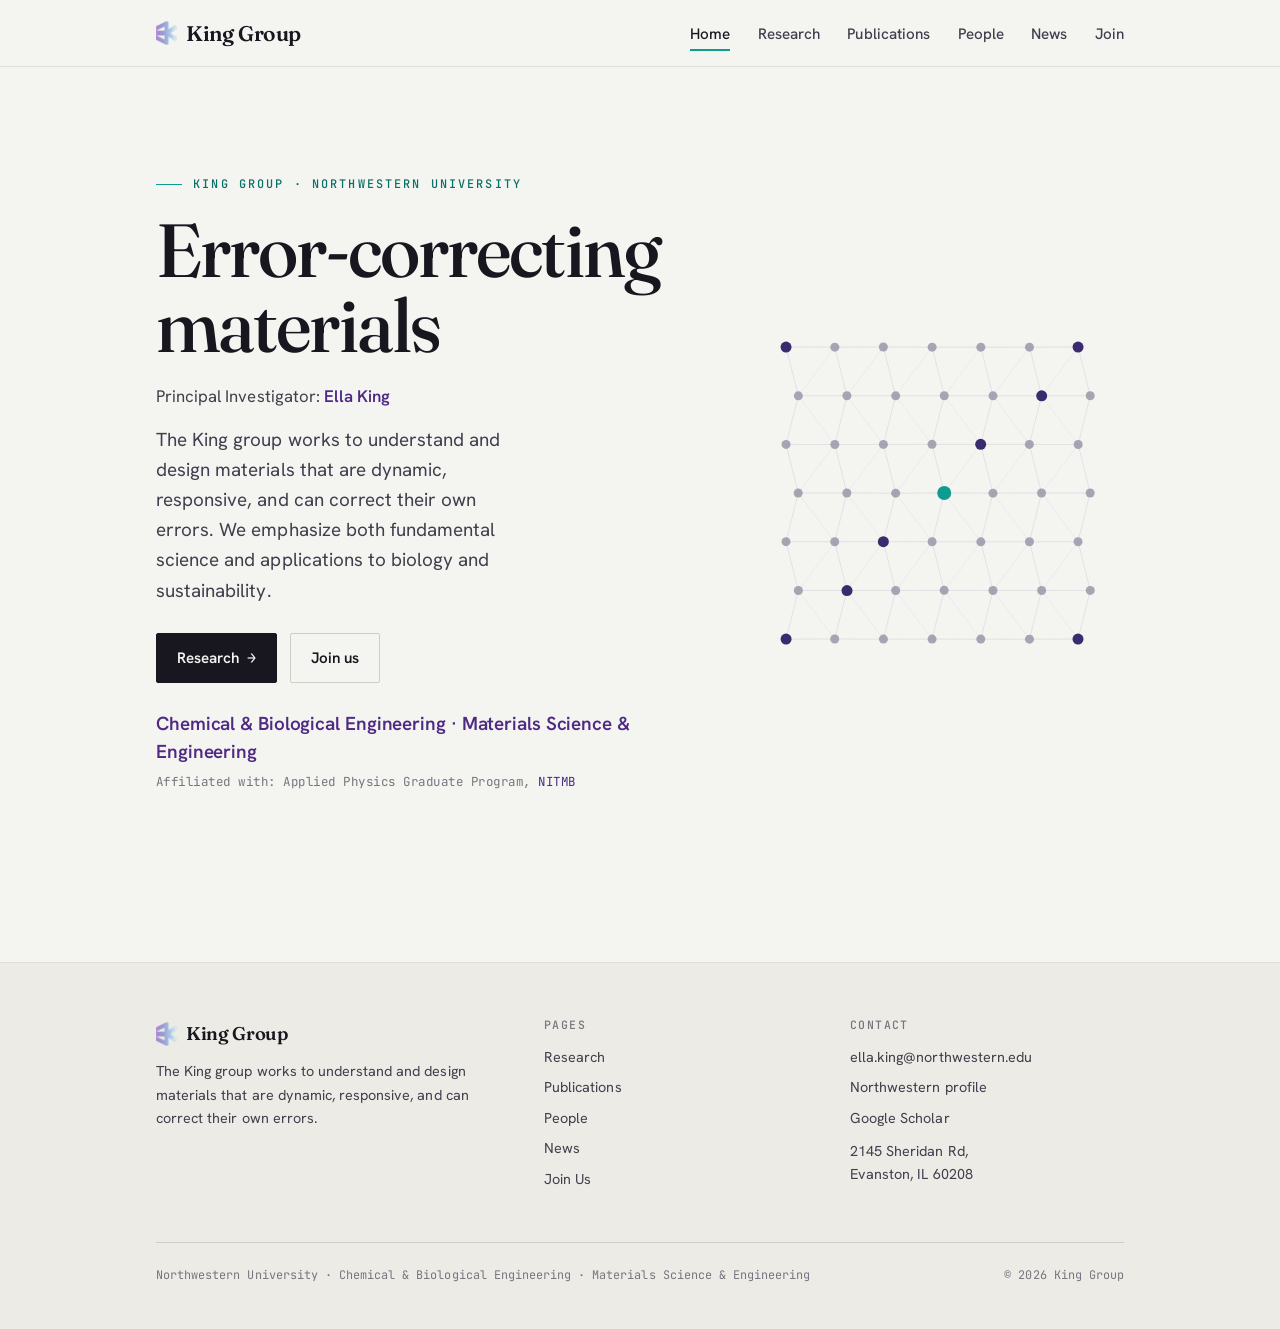
<file: index.html>
<!DOCTYPE html>
<html lang="en">
<head>
<meta charset="utf-8">
<meta name="viewport" content="width=device-width, initial-scale=1">
<title>King Group · Northwestern University</title>
<meta name="description" content="The King group works to understand and design materials that are dynamic, responsive, and can correct their own errors. We emphasize both fundamental science and applications to biology and sustainability.
">
<link rel="preconnect" href="https://fonts.googleapis.com"><link rel="preconnect" href="https://fonts.gstatic.com" crossorigin><link href="https://fonts.googleapis.com/css2?family=Fraunces:ital,opsz,wght@0,9..144,400..600;1,9..144,400..500&family=Hanken+Grotesk:wght@400;500;600;700&family=JetBrains+Mono:wght@400;500&display=swap" rel="stylesheet">
<link rel="stylesheet" href="assets/css/style.css">
<link rel="icon" href="favicon.ico" sizes="any">
<link rel="icon" type="image/png" sizes="32x32" href="assets/img/favicon-32x32.png">
<link rel="apple-touch-icon" href="assets/img/apple-touch-icon.png">
</head>
<body>
<a class="skip" href="#main">Skip to content</a>
<nav class="nav"><div class="nav-in">
  <a class="brand" href="index.html"><img class="brand-mark" src="assets/img/ek-logo.png" alt="">King Group</a>
  <button class="nav-toggle" aria-expanded="false" aria-controls="navlinks">menu</button>
  <ul class="nav-links" id="navlinks">
        <li><a href="index.html" class="active">Home</a></li>
        <li><a href="research.html">Research</a></li>
        <li><a href="publications.html">Publications</a></li>
        <li><a href="people.html">People</a></li>
        <li><a href="news.html">News</a></li>
        <li><a href="join.html">Join</a></li>
  </ul>
</div></nav>
<main id="main">

<section class="hero"><div class="wrap"><div class="hero-grid">
  <div class="hero-copy">
    <p class="eyebrow">King Group &middot; Northwestern University</p>
    <h1>Error-correcting materials</h1>
    <p class="hero-pi">Principal Investigator: <a href="https://ellaking.org/">Ella King</a></p>
    <p class="lead">The King group works to understand and design materials that are dynamic, responsive, and can correct their own errors. We emphasize both fundamental science and applications to biology and sustainability.
</p>
    <div class="btn-row">
      <a class="btn" href="research.html">Research <span class="arr">&rarr;</span></a>
      <a class="btn ghost" href="join.html">Join us</a>
    </div>
    <p class="hero-depts"><a href="https://www.mccormick.northwestern.edu/chemical-biological/">Chemical &amp; Biological Engineering</a> &middot; <a href="https://www.mccormick.northwestern.edu/materials-science/">Materials Science &amp; Engineering</a></p>
    <p class="affil">Affiliated with: Applied Physics Graduate Program, <a href="https://www.nitmb.org/">NITMB</a></p>
  </div>
  <div class="lattice-wrap">
    <canvas id="lattice" role="img"
      aria-label="Particles assembling from disorder into an ordered lattice"></canvas>
  </div>
</div></div></section>
</main>
<footer class="footer"><div class="wrap"><div class="footer-in">
  <div>
    <div class="brand"><img class="brand-mark" src="assets/img/ek-logo.png" alt="">King Group</div>
    <p>The King group works to understand and design materials that are dynamic, responsive, and can correct their own errors.</p>
  </div>
  <div class="fcol">
    <h4>Pages</h4>
    <a href="research.html">Research</a>
    <a href="publications.html">Publications</a>
    <a href="people.html">People</a>
    <a href="news.html">News</a>
    <a href="join.html">Join Us</a>
  </div>
  <div class="fcol">
    <h4>Contact</h4>
    <a href="mailto:ella.king@northwestern.edu">ella.king@northwestern.edu</a>
    <a href="https://www.mccormick.northwestern.edu/research-faculty/directory/profiles/king-ella.html">Northwestern profile</a>
    <a href="https://scholar.google.com/citations?user=tMOOznMAAAAJ&amp;hl=en">Google Scholar</a>
    <p style="margin-top:.6rem">2145 Sheridan Rd,<br>Evanston, IL 60208</p>
  </div>
</div>
<div class="colophon">
  <span>Northwestern University &middot; Chemical &amp; Biological Engineering &middot; Materials Science &amp; Engineering</span>
  <span>&copy; 2026 King Group</span>
</div>
</div></footer>
<script src="assets/js/site.js"></script>
</body>
</html>
</file>
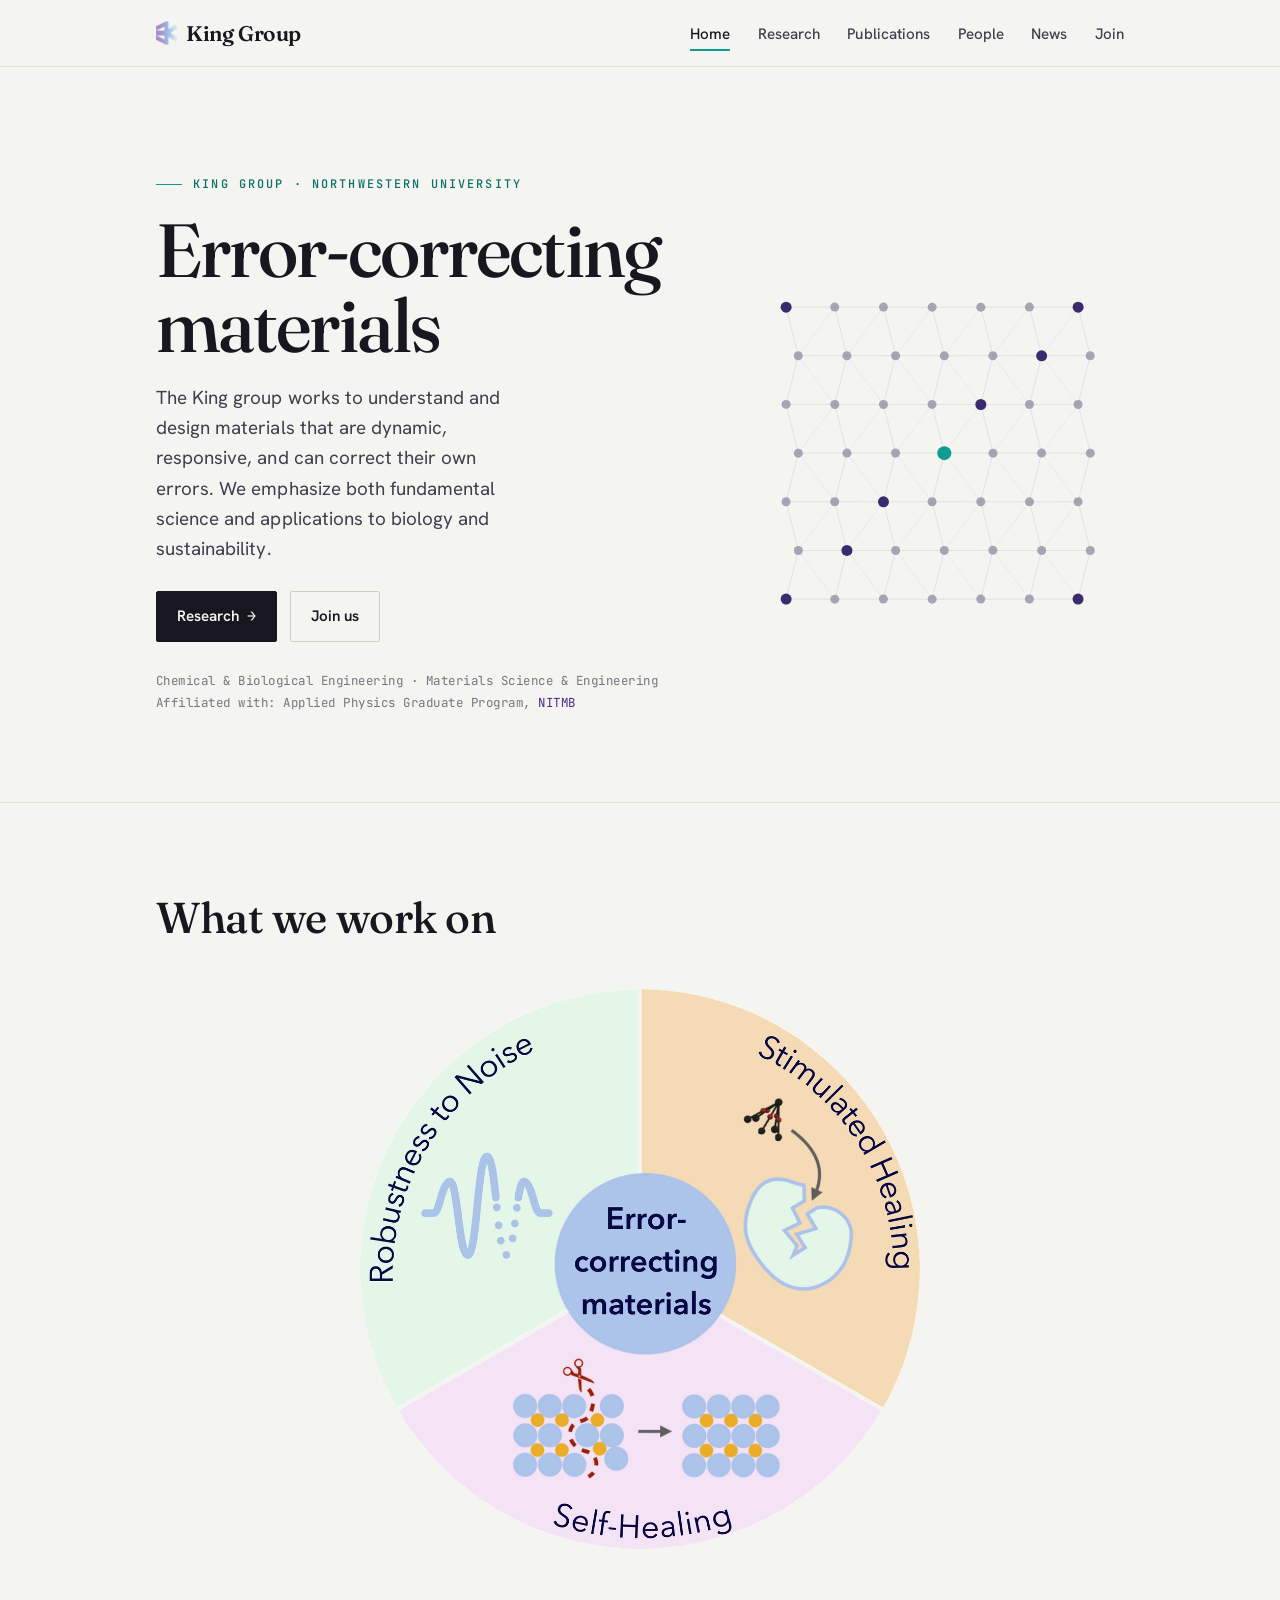
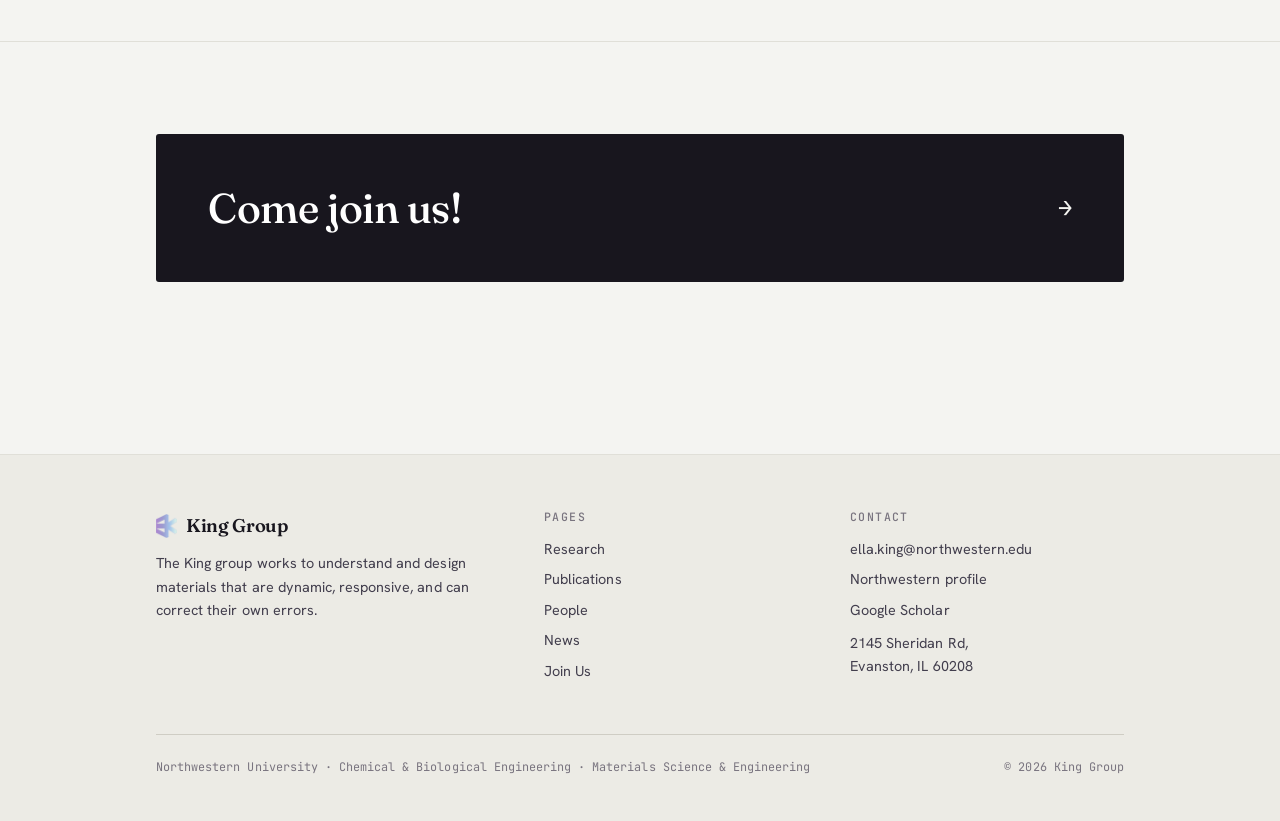
<file: public/index.html>
<!DOCTYPE html>
<html lang="en">
<head>
<meta charset="utf-8">
<meta name="viewport" content="width=device-width, initial-scale=1">
<title>King Group · Northwestern University</title>
<meta name="description" content="The King group works to understand and design materials that are dynamic, responsive, and can correct their own errors. We emphasize both fundamental science and applications to biology and sustainability.
">
<link rel="preconnect" href="https://fonts.googleapis.com"><link rel="preconnect" href="https://fonts.gstatic.com" crossorigin><link href="https://fonts.googleapis.com/css2?family=Fraunces:ital,opsz,wght@0,9..144,400..600;1,9..144,400..500&family=Hanken+Grotesk:wght@400;500;600;700&family=JetBrains+Mono:wght@400;500&display=swap" rel="stylesheet">
<link rel="stylesheet" href="assets/css/style.css">
<link rel="icon" href="favicon.ico" sizes="any">
<link rel="icon" type="image/png" sizes="32x32" href="assets/img/favicon-32x32.png">
<link rel="apple-touch-icon" href="assets/img/apple-touch-icon.png">
</head>
<body>
<a class="skip" href="#main">Skip to content</a>
<nav class="nav"><div class="nav-in">
  <a class="brand" href="index.html"><img class="brand-mark" src="assets/img/ek-logo.png" alt="">King Group</a>
  <button class="nav-toggle" aria-expanded="false" aria-controls="navlinks">menu</button>
  <ul class="nav-links" id="navlinks">
        <li><a href="index.html" class="active">Home</a></li>
        <li><a href="research.html">Research</a></li>
        <li><a href="publications.html">Publications</a></li>
        <li><a href="people.html">People</a></li>
        <li><a href="news.html">News</a></li>
        <li><a href="join.html">Join</a></li>
  </ul>
</div></nav>
<main id="main">

<section class="hero"><div class="wrap"><div class="hero-grid">
  <div class="hero-copy">
    <p class="eyebrow">King Group &middot; Northwestern University</p>
    <h1>Error-correcting materials</h1>
    <p class="lead">The King group works to understand and design materials that are dynamic, responsive, and can correct their own errors. We emphasize both fundamental science and applications to biology and sustainability.
</p>
    <div class="btn-row">
      <a class="btn" href="research.html">Research <span class="arr">&rarr;</span></a>
      <a class="btn ghost" href="join.html">Join us</a>
    </div>
    <p class="affil" style="margin-top:1.8rem">
      Chemical &amp; Biological Engineering &middot; Materials Science &amp; Engineering<br>
      Affiliated with: Applied Physics Graduate Program, <a href="https://www.nitmb.org/">NITMB</a>
    </p>
  </div>
  <div class="lattice-wrap">
    <canvas id="lattice" role="img"
      aria-label="Particles assembling from disorder into an ordered lattice"></canvas>
  </div>
</div></div></section>

<section class="section"><div class="wrap">
  <div class="section-head"><h2>What we work on</h2></div>
  <div class="figure-wrap">
    <img src="assets/img/error-correcting-materials.png" width="1100" height="1100"
      alt="Error-correcting materials: robustness to noise, stimulated healing, and self-healing">
  </div>
</div></section>

<section class="section"><div class="wrap">
  <a class="callout-btn" href="join.html">
    <h2>Come join us!</h2><span class="arr">&rarr;</span>
  </a>
</div></section>
</main>
<footer class="footer"><div class="wrap"><div class="footer-in">
  <div>
    <div class="brand"><img class="brand-mark" src="assets/img/ek-logo.png" alt="">King Group</div>
    <p>The King group works to understand and design materials that are dynamic, responsive, and can correct their own errors.</p>
  </div>
  <div class="fcol">
    <h4>Pages</h4>
    <a href="research.html">Research</a>
    <a href="publications.html">Publications</a>
    <a href="people.html">People</a>
    <a href="news.html">News</a>
    <a href="join.html">Join Us</a>
  </div>
  <div class="fcol">
    <h4>Contact</h4>
    <a href="mailto:ella.king@northwestern.edu">ella.king@northwestern.edu</a>
    <a href="https://www.mccormick.northwestern.edu/research-faculty/directory/profiles/king-ella.html">Northwestern profile</a>
    <a href="https://scholar.google.com/citations?user=tMOOznMAAAAJ&amp;hl=en">Google Scholar</a>
    <p style="margin-top:.6rem">2145 Sheridan Rd,<br>Evanston, IL 60208</p>
  </div>
</div>
<div class="colophon">
  <span>Northwestern University &middot; Chemical &amp; Biological Engineering &middot; Materials Science &amp; Engineering</span>
  <span>&copy; 2026 King Group</span>
</div>
</div></footer>
<script src="assets/js/site.js"></script>
</body>
</html>
</file>
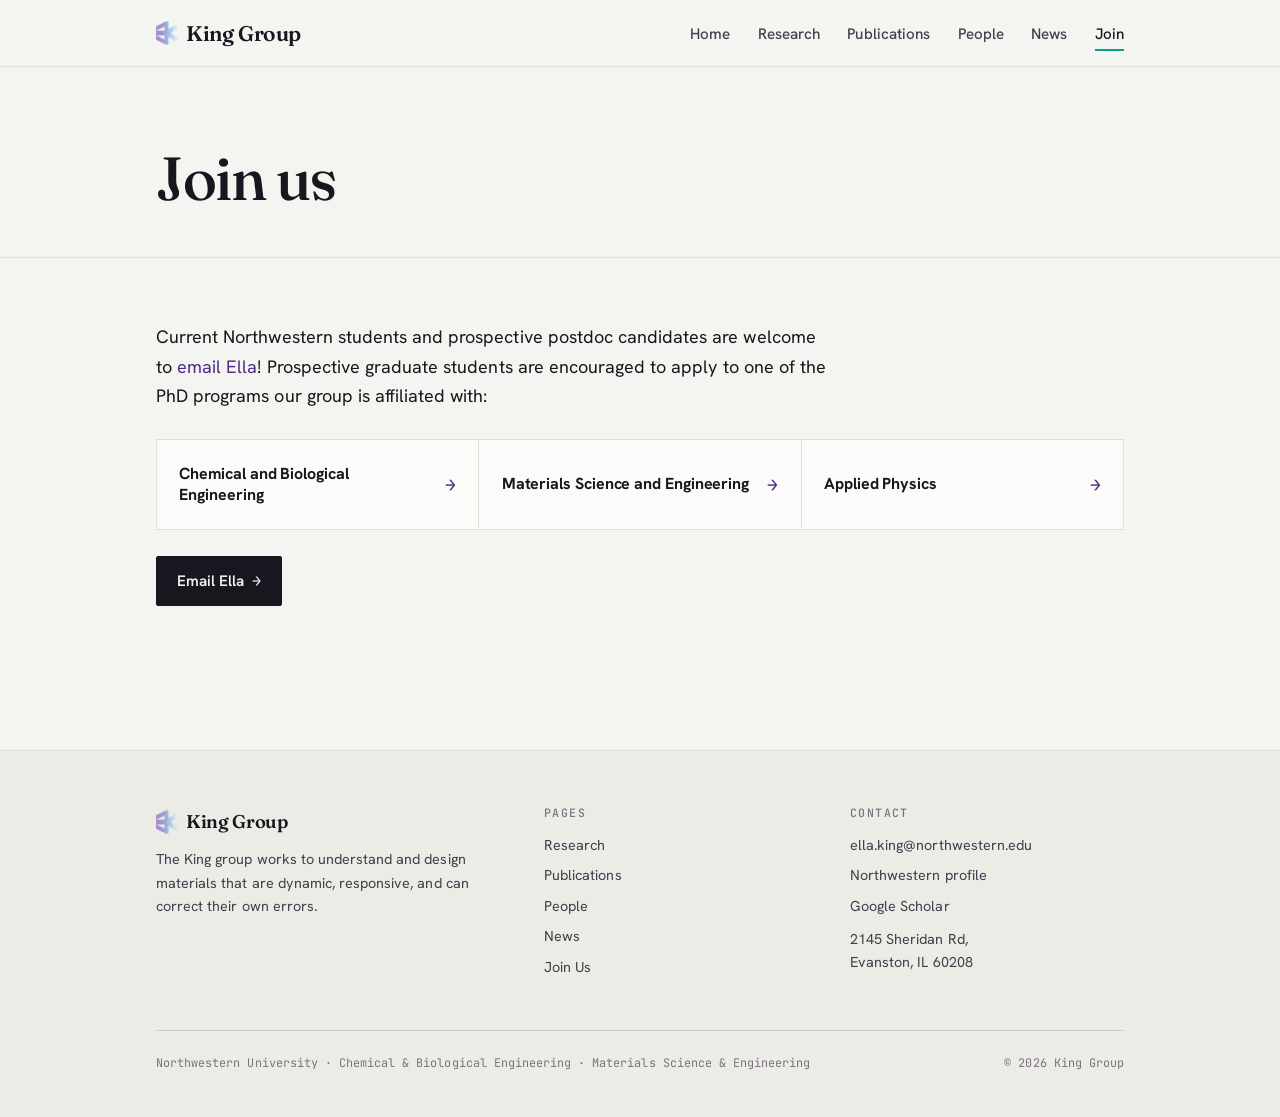
<file: join.html>
<!DOCTYPE html>
<html lang="en">
<head>
<meta charset="utf-8">
<meta name="viewport" content="width=device-width, initial-scale=1">
<title>Join Us · King Group</title>
<meta name="description" content="Join the King Group at Northwestern.">
<link rel="preconnect" href="https://fonts.googleapis.com"><link rel="preconnect" href="https://fonts.gstatic.com" crossorigin><link href="https://fonts.googleapis.com/css2?family=Fraunces:ital,opsz,wght@0,9..144,400..600;1,9..144,400..500&family=Hanken+Grotesk:wght@400;500;600;700&family=JetBrains+Mono:wght@400;500&display=swap" rel="stylesheet">
<link rel="stylesheet" href="assets/css/style.css">
<link rel="icon" href="favicon.ico" sizes="any">
<link rel="icon" type="image/png" sizes="32x32" href="assets/img/favicon-32x32.png">
<link rel="apple-touch-icon" href="assets/img/apple-touch-icon.png">
</head>
<body>
<a class="skip" href="#main">Skip to content</a>
<nav class="nav"><div class="nav-in">
  <a class="brand" href="index.html"><img class="brand-mark" src="assets/img/ek-logo.png" alt="">King Group</a>
  <button class="nav-toggle" aria-expanded="false" aria-controls="navlinks">menu</button>
  <ul class="nav-links" id="navlinks">
        <li><a href="index.html">Home</a></li>
        <li><a href="research.html">Research</a></li>
        <li><a href="publications.html">Publications</a></li>
        <li><a href="people.html">People</a></li>
        <li><a href="news.html">News</a></li>
        <li><a href="join.html" class="active">Join</a></li>
  </ul>
</div></nav>
<main id="main">

<section class="page-head"><div class="wrap"><h1>Join us</h1></div></section>

<section class="section tight"><div class="wrap">
  <div class="prose"><p>Current Northwestern students and prospective postdoc candidates are welcome to
<a href="mailto:ella.king@northwestern.edu">email Ella</a>! Prospective graduate students
are encouraged to apply to one of the PhD programs our group is affiliated with:</p></div>
  <div class="join-grid">
    <a class="prog" href="https://www.mccormick.northwestern.edu/chemical-biological/academics/graduate/chemical-biological-engineering-phd/"><span class="pn">Chemical and Biological Engineering</span><span class="arr">&rarr;</span></a>
    <a class="prog" href="https://www.mccormick.northwestern.edu/materials-science/academics/graduate/phd/"><span class="pn">Materials Science and Engineering</span><span class="arr">&rarr;</span></a>
    <a class="prog" href="https://appliedphysics.northwestern.edu/"><span class="pn">Applied Physics</span><span class="arr">&rarr;</span></a>
  </div>
  <div class="btn-row" style="margin-top:1.6rem">
    <a class="btn" href="mailto:ella.king@northwestern.edu">Email Ella <span class="arr">&rarr;</span></a>
  </div>
</div></section>
</main>
<footer class="footer"><div class="wrap"><div class="footer-in">
  <div>
    <div class="brand"><img class="brand-mark" src="assets/img/ek-logo.png" alt="">King Group</div>
    <p>The King group works to understand and design materials that are dynamic, responsive, and can correct their own errors.</p>
  </div>
  <div class="fcol">
    <h4>Pages</h4>
    <a href="research.html">Research</a>
    <a href="publications.html">Publications</a>
    <a href="people.html">People</a>
    <a href="news.html">News</a>
    <a href="join.html">Join Us</a>
  </div>
  <div class="fcol">
    <h4>Contact</h4>
    <a href="mailto:ella.king@northwestern.edu">ella.king@northwestern.edu</a>
    <a href="https://www.mccormick.northwestern.edu/research-faculty/directory/profiles/king-ella.html">Northwestern profile</a>
    <a href="https://scholar.google.com/citations?user=tMOOznMAAAAJ&amp;hl=en">Google Scholar</a>
    <p style="margin-top:.6rem">2145 Sheridan Rd,<br>Evanston, IL 60208</p>
  </div>
</div>
<div class="colophon">
  <span>Northwestern University &middot; Chemical &amp; Biological Engineering &middot; Materials Science &amp; Engineering</span>
  <span>&copy; 2026 King Group</span>
</div>
</div></footer>
<script src="assets/js/site.js"></script>
</body>
</html>
</file>
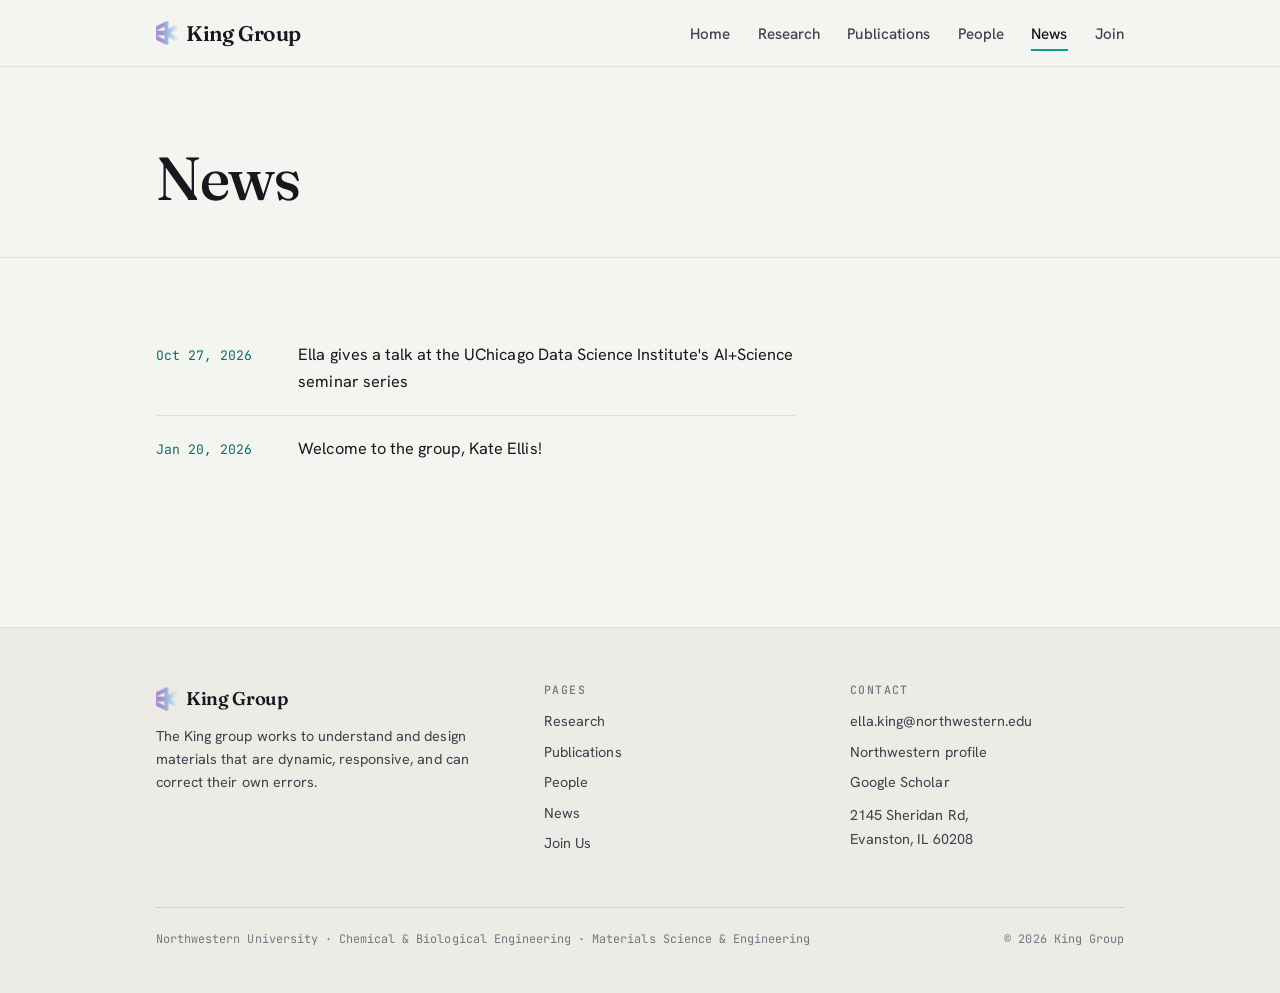
<file: news.html>
<!DOCTYPE html>
<html lang="en">
<head>
<meta charset="utf-8">
<meta name="viewport" content="width=device-width, initial-scale=1">
<title>News · King Group</title>
<meta name="description" content="News from the King Group at Northwestern University.">
<link rel="preconnect" href="https://fonts.googleapis.com"><link rel="preconnect" href="https://fonts.gstatic.com" crossorigin><link href="https://fonts.googleapis.com/css2?family=Fraunces:ital,opsz,wght@0,9..144,400..600;1,9..144,400..500&family=Hanken+Grotesk:wght@400;500;600;700&family=JetBrains+Mono:wght@400;500&display=swap" rel="stylesheet">
<link rel="stylesheet" href="assets/css/style.css">
<link rel="icon" href="favicon.ico" sizes="any">
<link rel="icon" type="image/png" sizes="32x32" href="assets/img/favicon-32x32.png">
<link rel="apple-touch-icon" href="assets/img/apple-touch-icon.png">
</head>
<body>
<a class="skip" href="#main">Skip to content</a>
<nav class="nav"><div class="nav-in">
  <a class="brand" href="index.html"><img class="brand-mark" src="assets/img/ek-logo.png" alt="">King Group</a>
  <button class="nav-toggle" aria-expanded="false" aria-controls="navlinks">menu</button>
  <ul class="nav-links" id="navlinks">
        <li><a href="index.html">Home</a></li>
        <li><a href="research.html">Research</a></li>
        <li><a href="publications.html">Publications</a></li>
        <li><a href="people.html">People</a></li>
        <li><a href="news.html" class="active">News</a></li>
        <li><a href="join.html">Join</a></li>
  </ul>
</div></nav>
<main id="main">

<section class="page-head"><div class="wrap"><h1>News</h1></div></section>

<section class="section tight"><div class="wrap">
  <ul class="news">
    <li><span class="d">Oct 27, 2026</span><span class="t">Ella gives a talk at the UChicago Data Science Institute&#x27;s AI+Science seminar series</span></li>
    <li><span class="d">Jan 20, 2026</span><span class="t">Welcome to the group, Kate Ellis!</span></li>
  </ul>
</div></section>
</main>
<footer class="footer"><div class="wrap"><div class="footer-in">
  <div>
    <div class="brand"><img class="brand-mark" src="assets/img/ek-logo.png" alt="">King Group</div>
    <p>The King group works to understand and design materials that are dynamic, responsive, and can correct their own errors.</p>
  </div>
  <div class="fcol">
    <h4>Pages</h4>
    <a href="research.html">Research</a>
    <a href="publications.html">Publications</a>
    <a href="people.html">People</a>
    <a href="news.html">News</a>
    <a href="join.html">Join Us</a>
  </div>
  <div class="fcol">
    <h4>Contact</h4>
    <a href="mailto:ella.king@northwestern.edu">ella.king@northwestern.edu</a>
    <a href="https://www.mccormick.northwestern.edu/research-faculty/directory/profiles/king-ella.html">Northwestern profile</a>
    <a href="https://scholar.google.com/citations?user=tMOOznMAAAAJ&amp;hl=en">Google Scholar</a>
    <p style="margin-top:.6rem">2145 Sheridan Rd,<br>Evanston, IL 60208</p>
  </div>
</div>
<div class="colophon">
  <span>Northwestern University &middot; Chemical &amp; Biological Engineering &middot; Materials Science &amp; Engineering</span>
  <span>&copy; 2026 King Group</span>
</div>
</div></footer>
<script src="assets/js/site.js"></script>
</body>
</html>
</file>
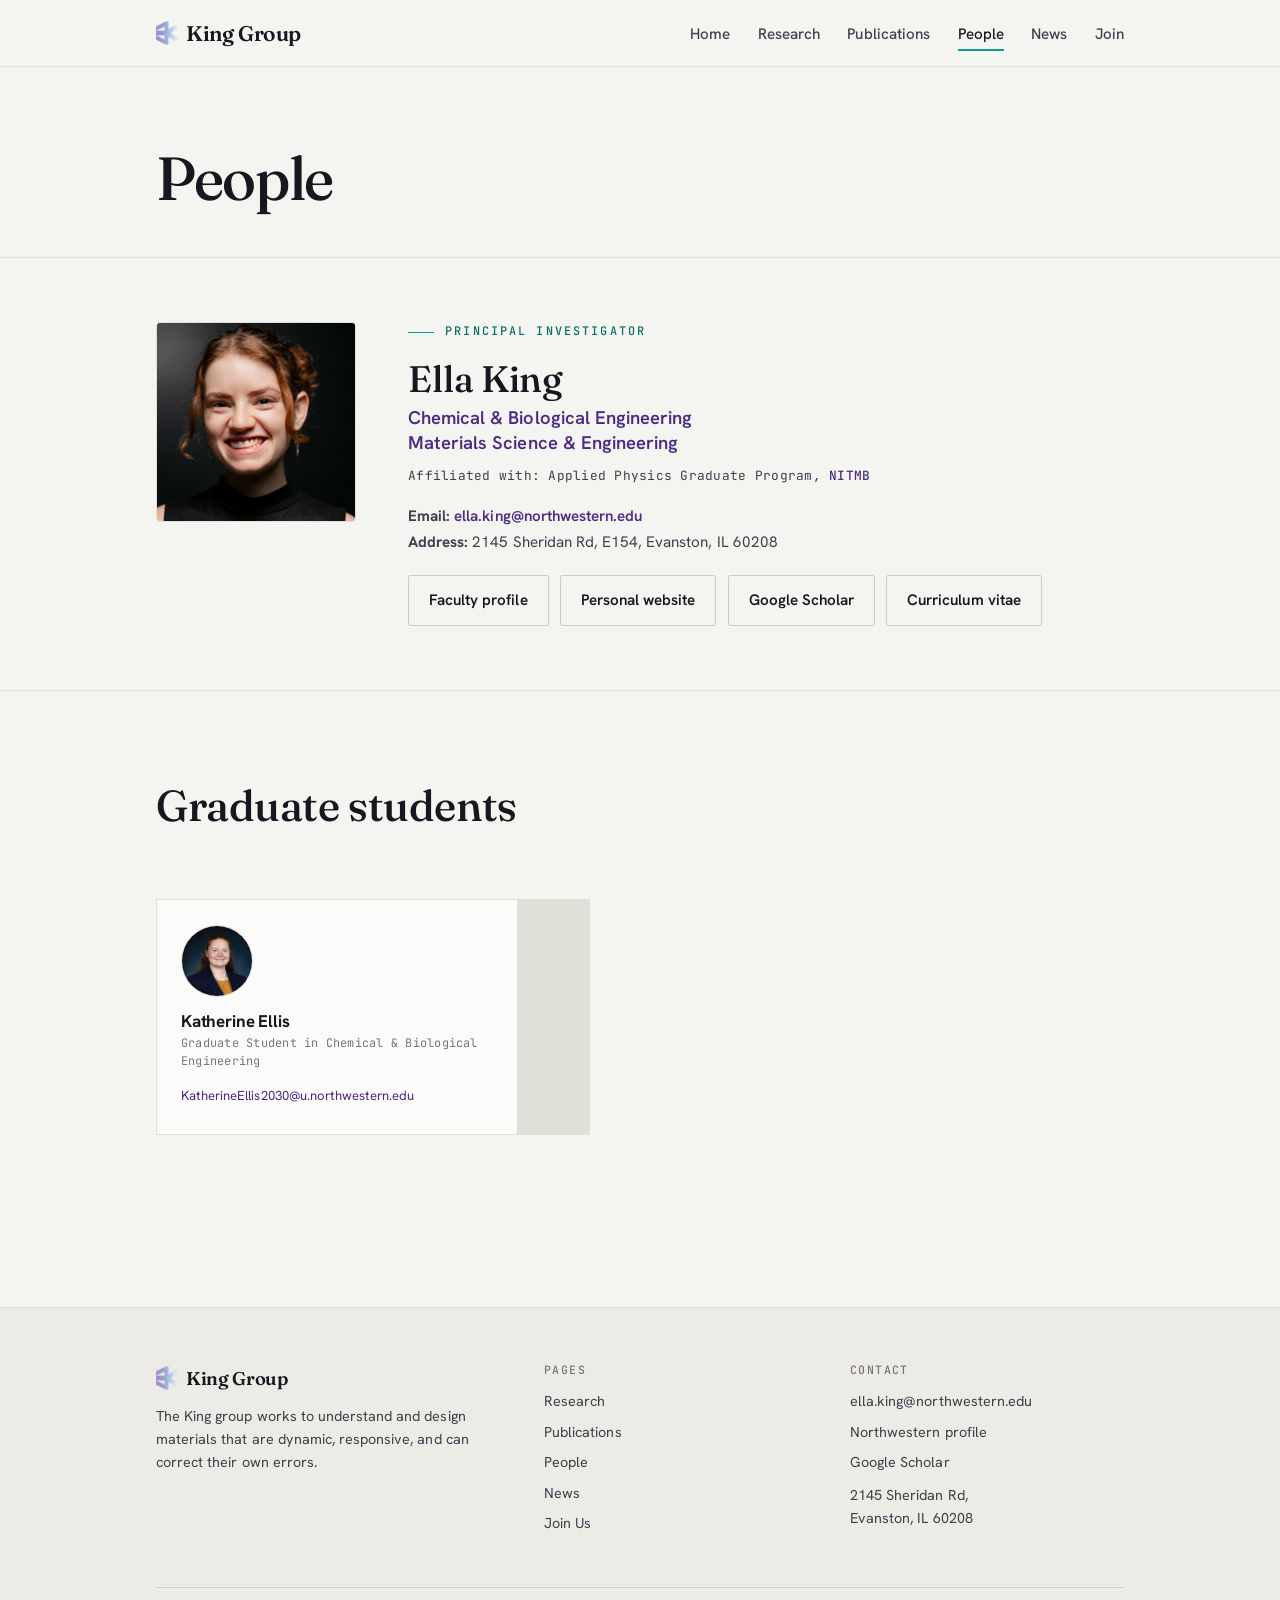
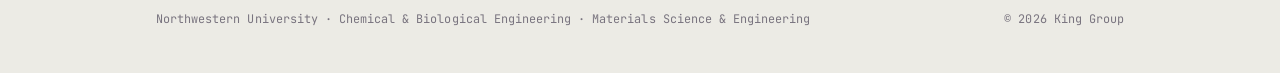
<file: people.html>
<!DOCTYPE html>
<html lang="en">
<head>
<meta charset="utf-8">
<meta name="viewport" content="width=device-width, initial-scale=1">
<title>People · King Group</title>
<meta name="description" content="The King Group at Northwestern University.">
<link rel="preconnect" href="https://fonts.googleapis.com"><link rel="preconnect" href="https://fonts.gstatic.com" crossorigin><link href="https://fonts.googleapis.com/css2?family=Fraunces:ital,opsz,wght@0,9..144,400..600;1,9..144,400..500&family=Hanken+Grotesk:wght@400;500;600;700&family=JetBrains+Mono:wght@400;500&display=swap" rel="stylesheet">
<link rel="stylesheet" href="assets/css/style.css">
<link rel="icon" href="favicon.ico" sizes="any">
<link rel="icon" type="image/png" sizes="32x32" href="assets/img/favicon-32x32.png">
<link rel="apple-touch-icon" href="assets/img/apple-touch-icon.png">
</head>
<body>
<a class="skip" href="#main">Skip to content</a>
<nav class="nav"><div class="nav-in">
  <a class="brand" href="index.html"><img class="brand-mark" src="assets/img/ek-logo.png" alt="">King Group</a>
  <button class="nav-toggle" aria-expanded="false" aria-controls="navlinks">menu</button>
  <ul class="nav-links" id="navlinks">
        <li><a href="index.html">Home</a></li>
        <li><a href="research.html">Research</a></li>
        <li><a href="publications.html">Publications</a></li>
        <li><a href="people.html" class="active">People</a></li>
        <li><a href="news.html">News</a></li>
        <li><a href="join.html">Join</a></li>
  </ul>
</div></nav>
<main id="main">

<section class="page-head"><div class="wrap"><h1>People</h1></div></section>

<section class="section tight"><div class="wrap">
  <div class="pi">
    <div class="pi-photo">
      <a href="https://ellaking.org/"><img src="assets/img/ella-king.jpg" width="440" height="440" alt="Ella King, Principal Investigator"></a>
    </div>
    <div class="pi-body">
      <p class="eyebrow">Principal Investigator</p>
      <h2>Ella King</h2>
      <p class="pi-depts"><a href="https://www.mccormick.northwestern.edu/chemical-biological/">Chemical &amp; Biological Engineering</a><br><a href="https://www.mccormick.northwestern.edu/materials-science/">Materials Science &amp; Engineering</a></p>
      <p class="pi-affil">Affiliated with: Applied Physics Graduate Program, <a href="https://www.nitmb.org/">NITMB</a></p>
      <p class="pi-meta">
        <strong>Email:</strong>
        <a href="mailto:ella.king@northwestern.edu">ella.king@northwestern.edu</a><br>
        <strong>Address:</strong> 2145 Sheridan Rd, E154, Evanston, IL 60208
      </p>
      <div class="pi-links">
        <a class="btn ghost" href="https://www.mccormick.northwestern.edu/research-faculty/directory/profiles/king-ella.html">Faculty profile</a>
        <a class="btn ghost" href="https://ellaking.org/">Personal website</a>
        <a class="btn ghost" href="https://scholar.google.com/citations?user=tMOOznMAAAAJ&amp;hl=en">Google Scholar</a>
        <a class="btn ghost" href="assets/king-cv-2026.pdf">Curriculum vitae</a>
      </div>
    </div>
  </div>
</div></section>

<section class="section"><div class="wrap">
  <div class="section-head"><h2>Graduate students</h2></div>
  <div class="members">
    <div class="member">
      <div class="av"><img src="assets/img/kate-ellis.jpg" alt="Katherine Ellis" width="72" height="72"></div>
      <h3>Katherine Ellis</h3>
      <p class="r">Graduate Student in Chemical &amp; Biological Engineering</p>
      <a class="e" href="mailto:KatherineEllis2030@u.northwestern.edu">KatherineEllis2030@u.northwestern.edu</a>
    </div>
  </div>
</div></section>
</main>
<footer class="footer"><div class="wrap"><div class="footer-in">
  <div>
    <div class="brand"><img class="brand-mark" src="assets/img/ek-logo.png" alt="">King Group</div>
    <p>The King group works to understand and design materials that are dynamic, responsive, and can correct their own errors.</p>
  </div>
  <div class="fcol">
    <h4>Pages</h4>
    <a href="research.html">Research</a>
    <a href="publications.html">Publications</a>
    <a href="people.html">People</a>
    <a href="news.html">News</a>
    <a href="join.html">Join Us</a>
  </div>
  <div class="fcol">
    <h4>Contact</h4>
    <a href="mailto:ella.king@northwestern.edu">ella.king@northwestern.edu</a>
    <a href="https://www.mccormick.northwestern.edu/research-faculty/directory/profiles/king-ella.html">Northwestern profile</a>
    <a href="https://scholar.google.com/citations?user=tMOOznMAAAAJ&amp;hl=en">Google Scholar</a>
    <p style="margin-top:.6rem">2145 Sheridan Rd,<br>Evanston, IL 60208</p>
  </div>
</div>
<div class="colophon">
  <span>Northwestern University &middot; Chemical &amp; Biological Engineering &middot; Materials Science &amp; Engineering</span>
  <span>&copy; 2026 King Group</span>
</div>
</div></footer>
<script src="assets/js/site.js"></script>
</body>
</html>
</file>
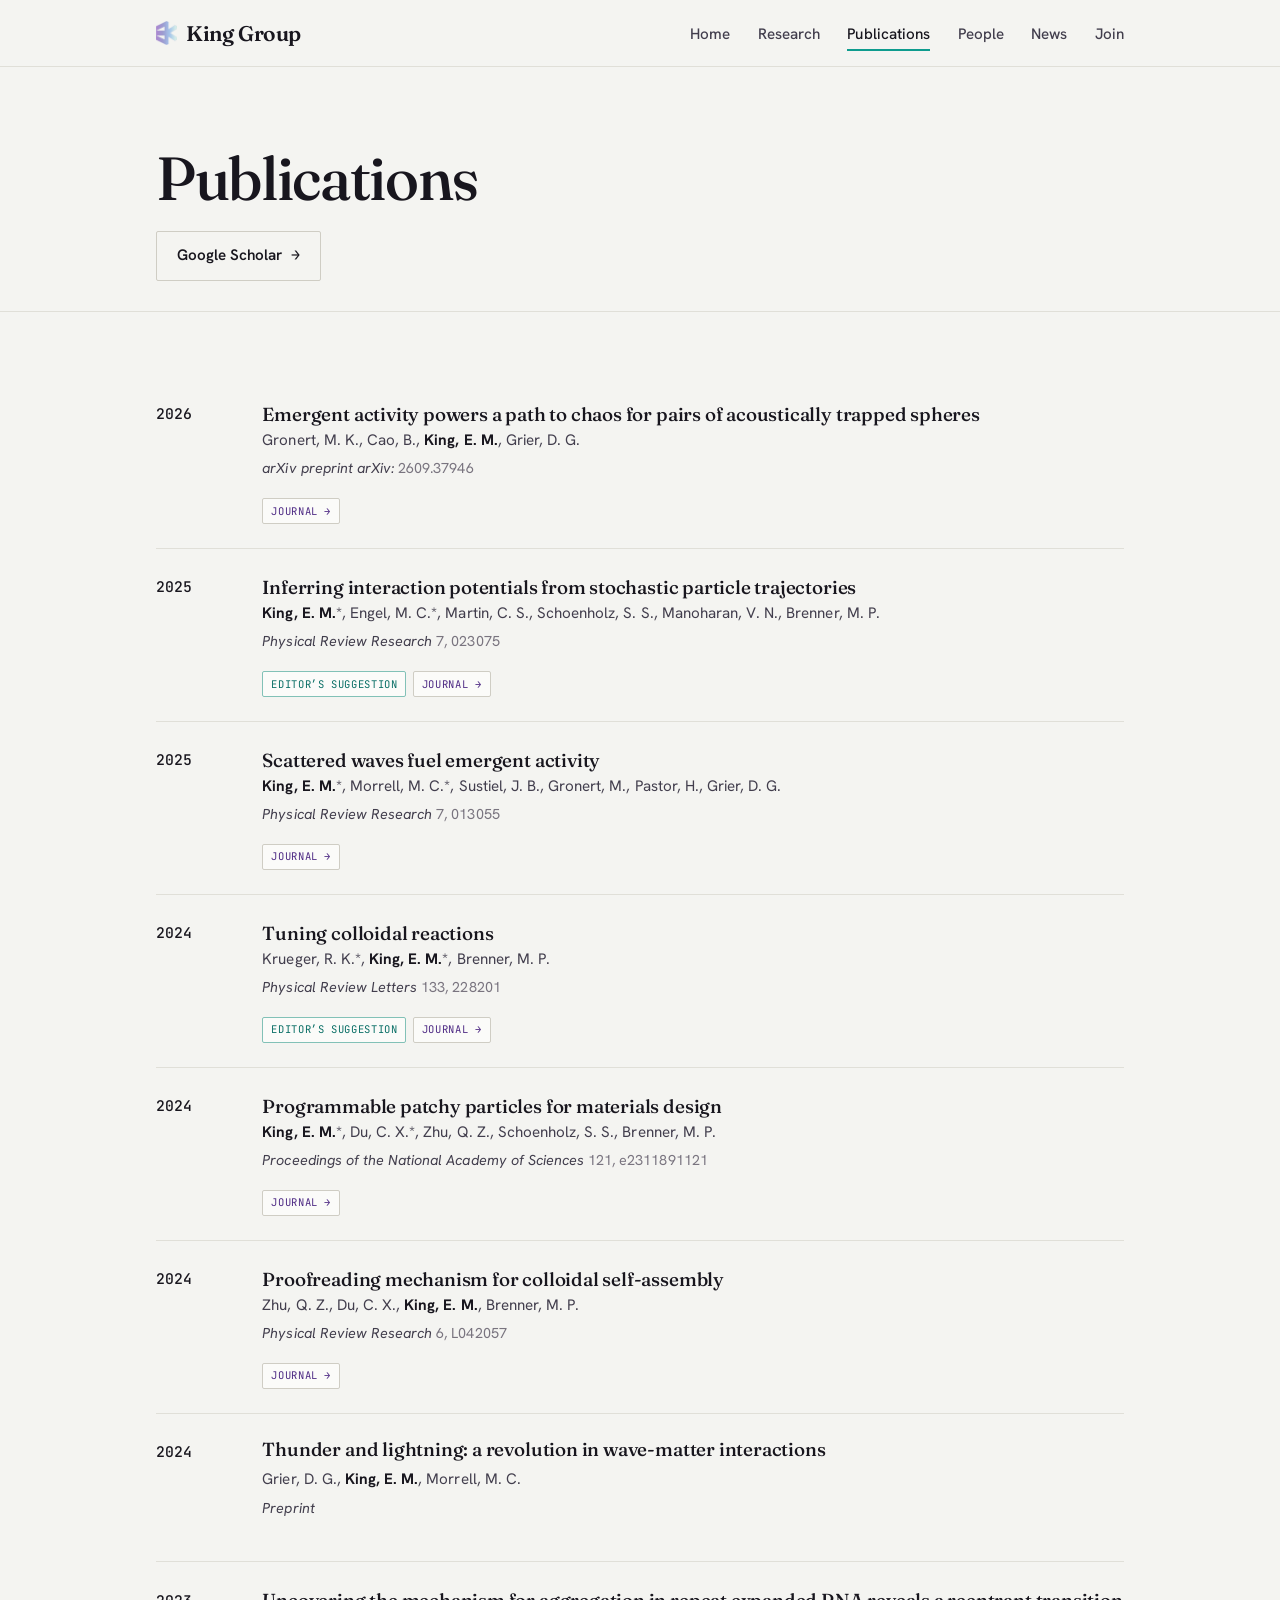
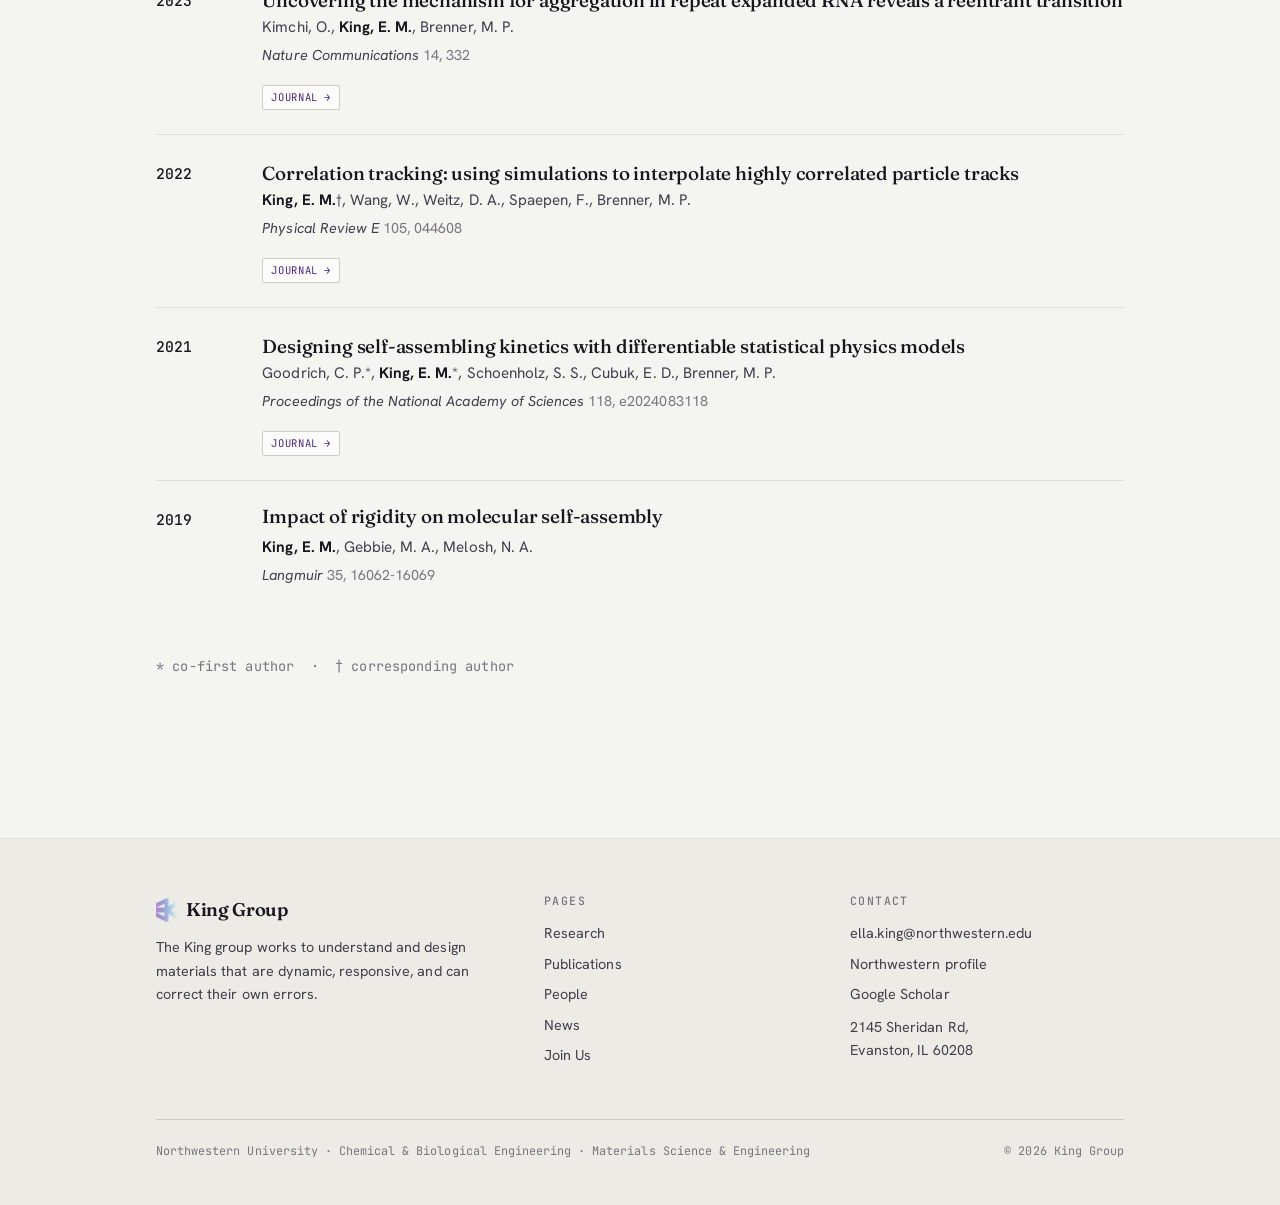
<file: publications.html>
<!DOCTYPE html>
<html lang="en">
<head>
<meta charset="utf-8">
<meta name="viewport" content="width=device-width, initial-scale=1">
<title>Publications · King Group</title>
<meta name="description" content="Publications and preprints from the King Group.">
<link rel="preconnect" href="https://fonts.googleapis.com"><link rel="preconnect" href="https://fonts.gstatic.com" crossorigin><link href="https://fonts.googleapis.com/css2?family=Fraunces:ital,opsz,wght@0,9..144,400..600;1,9..144,400..500&family=Hanken+Grotesk:wght@400;500;600;700&family=JetBrains+Mono:wght@400;500&display=swap" rel="stylesheet">
<link rel="stylesheet" href="assets/css/style.css">
<link rel="icon" href="favicon.ico" sizes="any">
<link rel="icon" type="image/png" sizes="32x32" href="assets/img/favicon-32x32.png">
<link rel="apple-touch-icon" href="assets/img/apple-touch-icon.png">
</head>
<body>
<a class="skip" href="#main">Skip to content</a>
<nav class="nav"><div class="nav-in">
  <a class="brand" href="index.html"><img class="brand-mark" src="assets/img/ek-logo.png" alt="">King Group</a>
  <button class="nav-toggle" aria-expanded="false" aria-controls="navlinks">menu</button>
  <ul class="nav-links" id="navlinks">
        <li><a href="index.html">Home</a></li>
        <li><a href="research.html">Research</a></li>
        <li><a href="publications.html" class="active">Publications</a></li>
        <li><a href="people.html">People</a></li>
        <li><a href="news.html">News</a></li>
        <li><a href="join.html">Join</a></li>
  </ul>
</div></nav>
<main id="main">

<section class="page-head"><div class="wrap">
  <h1>Publications</h1>
  <div class="btn-row" style="margin-top:1.2rem">
    <a class="btn ghost" href="https://scholar.google.com/citations?user=tMOOznMAAAAJ&amp;hl=en">Google Scholar <span class="arr">&rarr;</span></a>
  </div>
</div></section>

<section class="section tight"><div class="wrap">
  <ul class="pub-list">
    <li class="pub">
      <div class="meta"><span class="y">2026</span></div>
      <div>
        <a class="pub-title" href="https://arxiv.org/abs/2609.37946">Emergent activity powers a path to chaos for pairs of acoustically trapped spheres</a>
        <p class="authors">Gronert, M. K., Cao, B., <span class="me">King, E. M.</span>, Grier, D. G.</p>
        <p class="venue"><span class="j">arXiv preprint arXiv:</span> 2609.37946</p>
        <div class="badges"><a class="badge link" href="https://arxiv.org/abs/2609.37946">Journal &rarr;</a></div>
      </div>
    </li>
    <li class="pub">
      <div class="meta"><span class="y">2025</span></div>
      <div>
        <a class="pub-title" href="https://journals.aps.org/prresearch/abstract/10.1103/PhysRevResearch.7.023075">Inferring interaction potentials from stochastic particle trajectories</a>
        <p class="authors"><span class="me">King, E. M.</span>*, Engel, M. C.*, Martin, C. S., Schoenholz, S. S., Manoharan, V. N., Brenner, M. P.</p>
        <p class="venue"><span class="j">Physical Review Research</span> 7, 023075</p>
        <div class="badges"><span class="badge ed">Editor’s Suggestion</span><a class="badge link" href="https://journals.aps.org/prresearch/abstract/10.1103/PhysRevResearch.7.023075">Journal &rarr;</a></div>
      </div>
    </li>
    <li class="pub">
      <div class="meta"><span class="y">2025</span></div>
      <div>
        <a class="pub-title" href="https://journals.aps.org/prresearch/abstract/10.1103/PhysRevResearch.7.013055">Scattered waves fuel emergent activity</a>
        <p class="authors"><span class="me">King, E. M.</span>*, Morrell, M. C.*, Sustiel, J. B., Gronert, M., Pastor, H., Grier, D. G.</p>
        <p class="venue"><span class="j">Physical Review Research</span> 7, 013055</p>
        <div class="badges"><a class="badge link" href="https://journals.aps.org/prresearch/abstract/10.1103/PhysRevResearch.7.013055">Journal &rarr;</a></div>
      </div>
    </li>
    <li class="pub">
      <div class="meta"><span class="y">2024</span></div>
      <div>
        <a class="pub-title" href="https://journals.aps.org/prl/abstract/10.1103/PhysRevLett.133.228201">Tuning colloidal reactions</a>
        <p class="authors">Krueger, R. K.*, <span class="me">King, E. M.</span>*, Brenner, M. P.</p>
        <p class="venue"><span class="j">Physical Review Letters</span> 133, 228201</p>
        <div class="badges"><span class="badge ed">Editor’s Suggestion</span><a class="badge link" href="https://journals.aps.org/prl/abstract/10.1103/PhysRevLett.133.228201">Journal &rarr;</a></div>
      </div>
    </li>
    <li class="pub">
      <div class="meta"><span class="y">2024</span></div>
      <div>
        <a class="pub-title" href="https://www.pnas.org/doi/full/10.1073/pnas.2311891121">Programmable patchy particles for materials design</a>
        <p class="authors"><span class="me">King, E. M.</span>*, Du, C. X.*, Zhu, Q. Z., Schoenholz, S. S., Brenner, M. P.</p>
        <p class="venue"><span class="j">Proceedings of the National Academy of Sciences</span> 121, e2311891121</p>
        <div class="badges"><a class="badge link" href="https://www.pnas.org/doi/full/10.1073/pnas.2311891121">Journal &rarr;</a></div>
      </div>
    </li>
    <li class="pub">
      <div class="meta"><span class="y">2024</span></div>
      <div>
        <a class="pub-title" href="https://journals.aps.org/prresearch/abstract/10.1103/PhysRevResearch.6.L042057">Proofreading mechanism for colloidal self-assembly</a>
        <p class="authors">Zhu, Q. Z., Du, C. X., <span class="me">King, E. M.</span>, Brenner, M. P.</p>
        <p class="venue"><span class="j">Physical Review Research</span> 6, L042057</p>
        <div class="badges"><a class="badge link" href="https://journals.aps.org/prresearch/abstract/10.1103/PhysRevResearch.6.L042057">Journal &rarr;</a></div>
      </div>
    </li>
    <li class="pub">
      <div class="meta"><span class="y">2024</span></div>
      <div>
        <p class="pub-title">Thunder and lightning: a revolution in wave-matter interactions</p>
        <p class="authors">Grier, D. G., <span class="me">King, E. M.</span>, Morrell, M. C.</p>
        <p class="venue"><span class="j">Preprint</span></p>
        
      </div>
    </li>
    <li class="pub">
      <div class="meta"><span class="y">2023</span></div>
      <div>
        <a class="pub-title" href="https://www.nature.com/articles/s41467-022-35803-3">Uncovering the mechanism for aggregation in repeat expanded RNA reveals a reentrant transition</a>
        <p class="authors">Kimchi, O., <span class="me">King, E. M.</span>, Brenner, M. P.</p>
        <p class="venue"><span class="j">Nature Communications</span> 14, 332</p>
        <div class="badges"><a class="badge link" href="https://www.nature.com/articles/s41467-022-35803-3">Journal &rarr;</a></div>
      </div>
    </li>
    <li class="pub">
      <div class="meta"><span class="y">2022</span></div>
      <div>
        <a class="pub-title" href="https://journals.aps.org/pre/abstract/10.1103/PhysRevE.105.044608">Correlation tracking: using simulations to interpolate highly correlated particle tracks</a>
        <p class="authors"><span class="me">King, E. M.</span>†, Wang, W., Weitz, D. A., Spaepen, F., Brenner, M. P.</p>
        <p class="venue"><span class="j">Physical Review E</span> 105, 044608</p>
        <div class="badges"><a class="badge link" href="https://journals.aps.org/pre/abstract/10.1103/PhysRevE.105.044608">Journal &rarr;</a></div>
      </div>
    </li>
    <li class="pub">
      <div class="meta"><span class="y">2021</span></div>
      <div>
        <a class="pub-title" href="https://www.pnas.org/doi/abs/10.1073/pnas.2024083118">Designing self-assembling kinetics with differentiable statistical physics models</a>
        <p class="authors">Goodrich, C. P.*, <span class="me">King, E. M.</span>*, Schoenholz, S. S., Cubuk, E. D., Brenner, M. P.</p>
        <p class="venue"><span class="j">Proceedings of the National Academy of Sciences</span> 118, e2024083118</p>
        <div class="badges"><a class="badge link" href="https://www.pnas.org/doi/abs/10.1073/pnas.2024083118">Journal &rarr;</a></div>
      </div>
    </li>
    <li class="pub">
      <div class="meta"><span class="y">2019</span></div>
      <div>
        <p class="pub-title">Impact of rigidity on molecular self-assembly</p>
        <p class="authors"><span class="me">King, E. M.</span>, Gebbie, M. A., Melosh, N. A.</p>
        <p class="venue"><span class="j">Langmuir</span> 35, 16062-16069</p>
        
      </div>
    </li>
  </ul>
  <p class="legend">* co-first author&nbsp;&nbsp;&middot;&nbsp;&nbsp;&dagger; corresponding author</p>
</div></section>
</main>
<footer class="footer"><div class="wrap"><div class="footer-in">
  <div>
    <div class="brand"><img class="brand-mark" src="assets/img/ek-logo.png" alt="">King Group</div>
    <p>The King group works to understand and design materials that are dynamic, responsive, and can correct their own errors.</p>
  </div>
  <div class="fcol">
    <h4>Pages</h4>
    <a href="research.html">Research</a>
    <a href="publications.html">Publications</a>
    <a href="people.html">People</a>
    <a href="news.html">News</a>
    <a href="join.html">Join Us</a>
  </div>
  <div class="fcol">
    <h4>Contact</h4>
    <a href="mailto:ella.king@northwestern.edu">ella.king@northwestern.edu</a>
    <a href="https://www.mccormick.northwestern.edu/research-faculty/directory/profiles/king-ella.html">Northwestern profile</a>
    <a href="https://scholar.google.com/citations?user=tMOOznMAAAAJ&amp;hl=en">Google Scholar</a>
    <p style="margin-top:.6rem">2145 Sheridan Rd,<br>Evanston, IL 60208</p>
  </div>
</div>
<div class="colophon">
  <span>Northwestern University &middot; Chemical &amp; Biological Engineering &middot; Materials Science &amp; Engineering</span>
  <span>&copy; 2026 King Group</span>
</div>
</div></footer>
<script src="assets/js/site.js"></script>
</body>
</html>
</file>
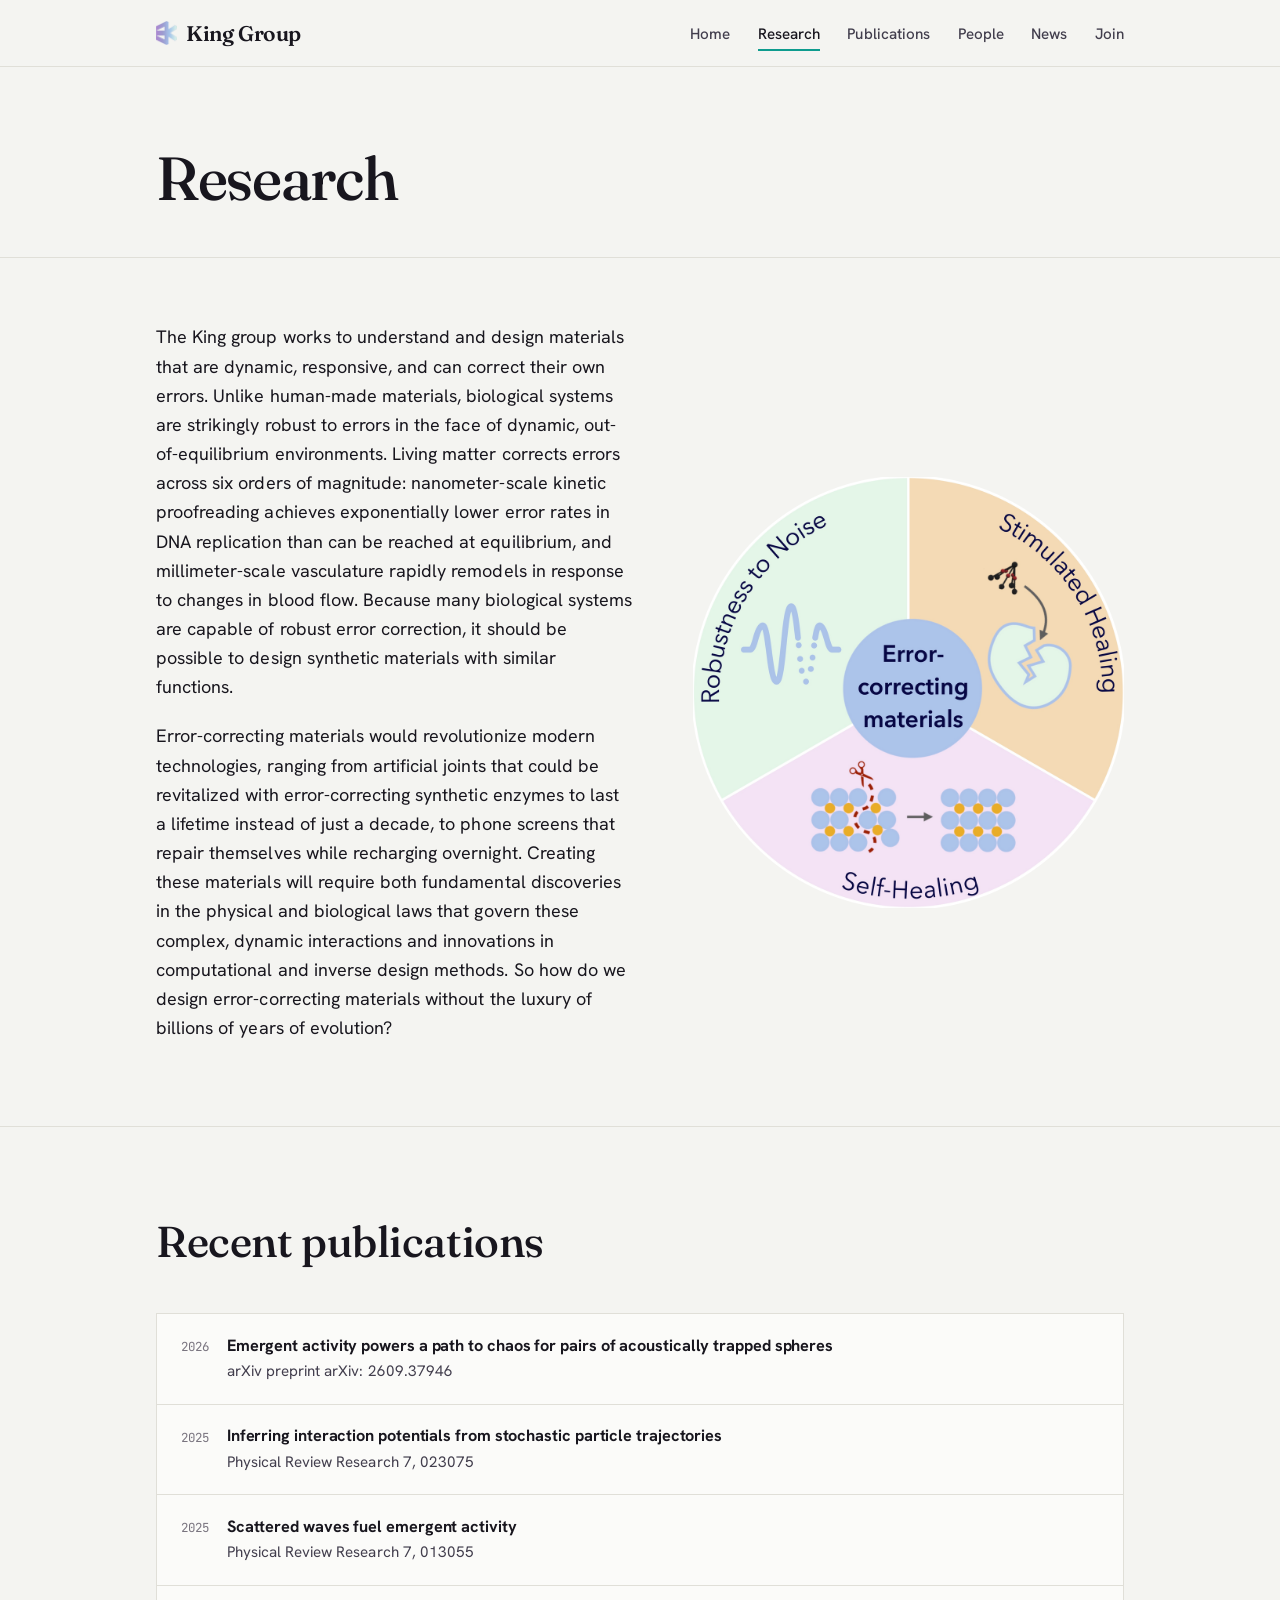
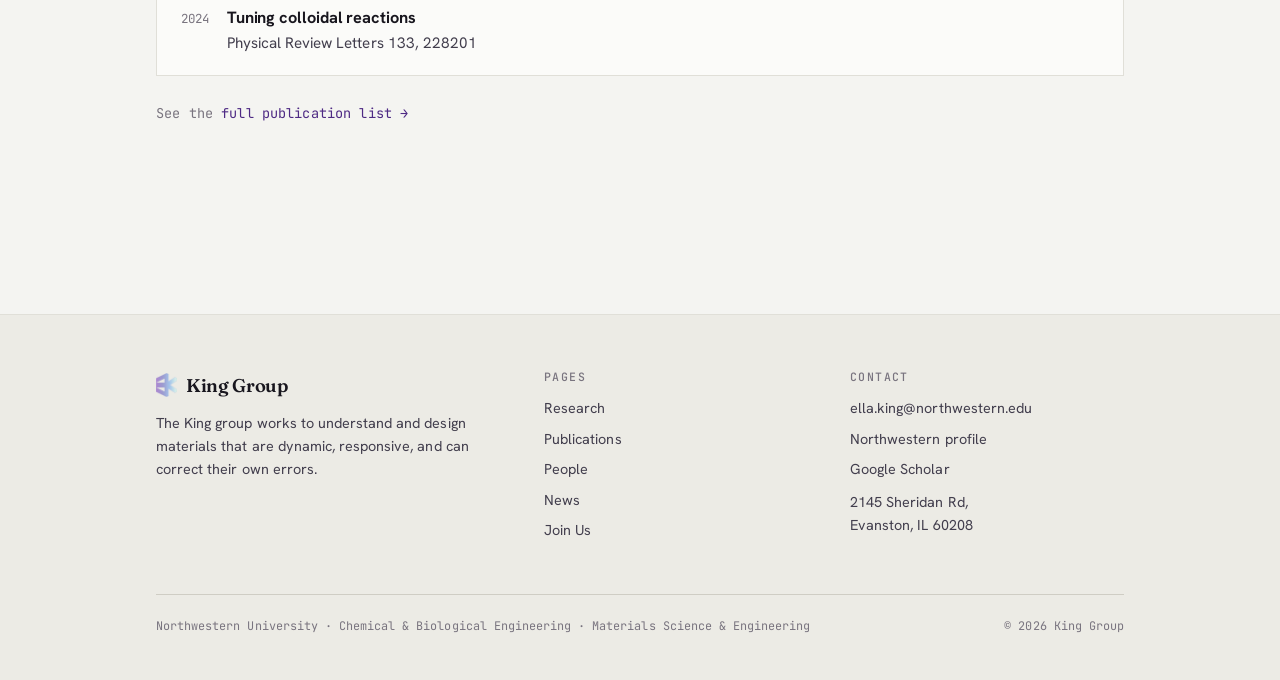
<file: research.html>
<!DOCTYPE html>
<html lang="en">
<head>
<meta charset="utf-8">
<meta name="viewport" content="width=device-width, initial-scale=1">
<title>Research · King Group</title>
<meta name="description" content="The King group works to understand and design materials that are dynamic, responsive, and can correct their own errors. We emphasize both fundamental science and applications to biology and sustainability.
">
<link rel="preconnect" href="https://fonts.googleapis.com"><link rel="preconnect" href="https://fonts.gstatic.com" crossorigin><link href="https://fonts.googleapis.com/css2?family=Fraunces:ital,opsz,wght@0,9..144,400..600;1,9..144,400..500&family=Hanken+Grotesk:wght@400;500;600;700&family=JetBrains+Mono:wght@400;500&display=swap" rel="stylesheet">
<link rel="stylesheet" href="assets/css/style.css">
<link rel="icon" href="favicon.ico" sizes="any">
<link rel="icon" type="image/png" sizes="32x32" href="assets/img/favicon-32x32.png">
<link rel="apple-touch-icon" href="assets/img/apple-touch-icon.png">
</head>
<body>
<a class="skip" href="#main">Skip to content</a>
<nav class="nav"><div class="nav-in">
  <a class="brand" href="index.html"><img class="brand-mark" src="assets/img/ek-logo.png" alt="">King Group</a>
  <button class="nav-toggle" aria-expanded="false" aria-controls="navlinks">menu</button>
  <ul class="nav-links" id="navlinks">
        <li><a href="index.html">Home</a></li>
        <li><a href="research.html" class="active">Research</a></li>
        <li><a href="publications.html">Publications</a></li>
        <li><a href="people.html">People</a></li>
        <li><a href="news.html">News</a></li>
        <li><a href="join.html">Join</a></li>
  </ul>
</div></nav>
<main id="main">

<section class="page-head"><div class="wrap"><h1>Research</h1></div></section>

<section class="section tight"><div class="wrap">
  <div class="research-split">
    <div class="prose"><p>The King group works to understand and design materials that are dynamic,
responsive, and can correct their own errors. Unlike human-made materials,
biological systems are strikingly robust to errors in the face of dynamic,
out-of-equilibrium environments. Living matter corrects errors across six orders
of magnitude: nanometer-scale kinetic proofreading achieves exponentially lower
error rates in DNA replication than can be reached at equilibrium, and
millimeter-scale vasculature rapidly remodels in response to changes in blood
flow. Because many biological systems are capable of robust error correction, it
should be possible to design synthetic materials with similar functions.</p>
<p>Error-correcting materials would revolutionize modern technologies, ranging from
artificial joints that could be revitalized with error-correcting synthetic
enzymes to last a lifetime instead of just a decade, to phone screens that repair
themselves while recharging overnight. Creating these materials will require both
fundamental discoveries in the physical and biological laws that govern these
complex, dynamic interactions and innovations in computational and inverse design
methods. So how do we design error-correcting materials without the luxury of
billions of years of evolution?</p></div>
    <div class="figure-wrap">
      <img src="assets/img/error-correcting-materials.png" width="1100" height="1100"
        alt="Error-correcting materials: robustness to noise, stimulated healing, and self-healing">
    </div>
  </div>
</div></section>

<section class="section"><div class="wrap">
  <div class="section-head"><h2>Recent publications</h2></div>
  <div class="hl">
    <a class="hl-item" href="https://arxiv.org/abs/2609.37946"><span class="yr">2026</span><span><h4>Emergent activity powers a path to chaos for pairs of acoustically trapped spheres</h4><p><span class="j">arXiv preprint arXiv:</span> 2609.37946</p></span></a>
    <a class="hl-item" href="https://journals.aps.org/prresearch/abstract/10.1103/PhysRevResearch.7.023075"><span class="yr">2025</span><span><h4>Inferring interaction potentials from stochastic particle trajectories</h4><p><span class="j">Physical Review Research</span> 7, 023075</p></span></a>
    <a class="hl-item" href="https://journals.aps.org/prresearch/abstract/10.1103/PhysRevResearch.7.013055"><span class="yr">2025</span><span><h4>Scattered waves fuel emergent activity</h4><p><span class="j">Physical Review Research</span> 7, 013055</p></span></a>
    <a class="hl-item" href="https://journals.aps.org/prl/abstract/10.1103/PhysRevLett.133.228201"><span class="yr">2024</span><span><h4>Tuning colloidal reactions</h4><p><span class="j">Physical Review Letters</span> 133, 228201</p></span></a>
  </div>
  <p class="legend" style="margin-top:1.6rem">
    See the <a href="publications.html">full publication list &rarr;</a></p>
</div></section>
</main>
<footer class="footer"><div class="wrap"><div class="footer-in">
  <div>
    <div class="brand"><img class="brand-mark" src="assets/img/ek-logo.png" alt="">King Group</div>
    <p>The King group works to understand and design materials that are dynamic, responsive, and can correct their own errors.</p>
  </div>
  <div class="fcol">
    <h4>Pages</h4>
    <a href="research.html">Research</a>
    <a href="publications.html">Publications</a>
    <a href="people.html">People</a>
    <a href="news.html">News</a>
    <a href="join.html">Join Us</a>
  </div>
  <div class="fcol">
    <h4>Contact</h4>
    <a href="mailto:ella.king@northwestern.edu">ella.king@northwestern.edu</a>
    <a href="https://www.mccormick.northwestern.edu/research-faculty/directory/profiles/king-ella.html">Northwestern profile</a>
    <a href="https://scholar.google.com/citations?user=tMOOznMAAAAJ&amp;hl=en">Google Scholar</a>
    <p style="margin-top:.6rem">2145 Sheridan Rd,<br>Evanston, IL 60208</p>
  </div>
</div>
<div class="colophon">
  <span>Northwestern University &middot; Chemical &amp; Biological Engineering &middot; Materials Science &amp; Engineering</span>
  <span>&copy; 2026 King Group</span>
</div>
</div></footer>
<script src="assets/js/site.js"></script>
</body>
</html>
</file>
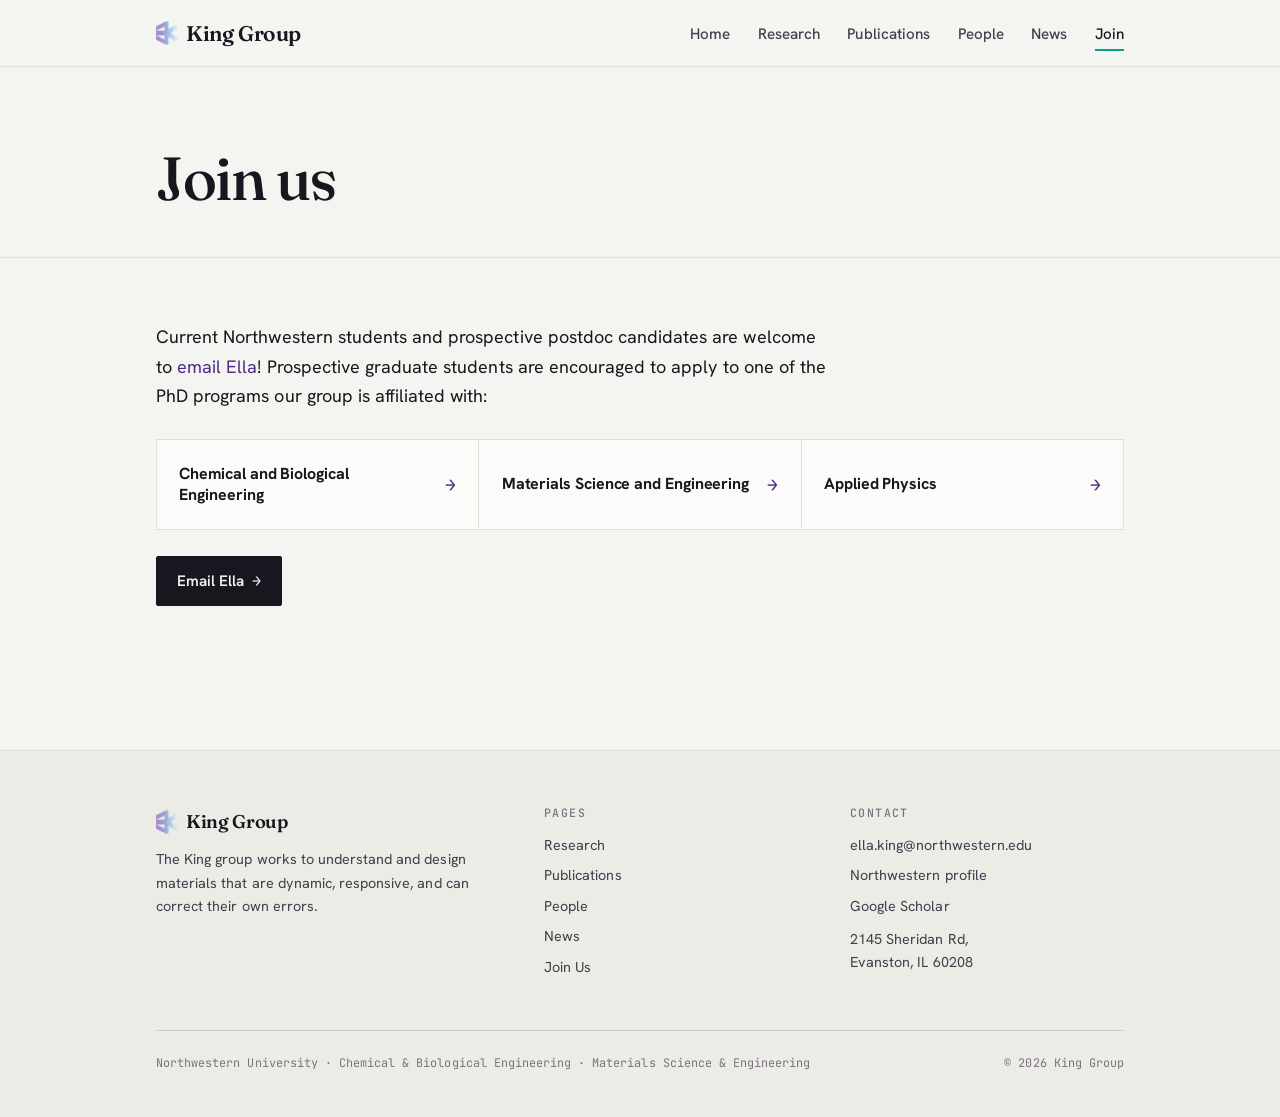
<file: public/join.html>
<!DOCTYPE html>
<html lang="en">
<head>
<meta charset="utf-8">
<meta name="viewport" content="width=device-width, initial-scale=1">
<title>Join Us · King Group</title>
<meta name="description" content="Join the King Group at Northwestern.">
<link rel="preconnect" href="https://fonts.googleapis.com"><link rel="preconnect" href="https://fonts.gstatic.com" crossorigin><link href="https://fonts.googleapis.com/css2?family=Fraunces:ital,opsz,wght@0,9..144,400..600;1,9..144,400..500&family=Hanken+Grotesk:wght@400;500;600;700&family=JetBrains+Mono:wght@400;500&display=swap" rel="stylesheet">
<link rel="stylesheet" href="assets/css/style.css">
<link rel="icon" href="favicon.ico" sizes="any">
<link rel="icon" type="image/png" sizes="32x32" href="assets/img/favicon-32x32.png">
<link rel="apple-touch-icon" href="assets/img/apple-touch-icon.png">
</head>
<body>
<a class="skip" href="#main">Skip to content</a>
<nav class="nav"><div class="nav-in">
  <a class="brand" href="index.html"><img class="brand-mark" src="assets/img/ek-logo.png" alt="">King Group</a>
  <button class="nav-toggle" aria-expanded="false" aria-controls="navlinks">menu</button>
  <ul class="nav-links" id="navlinks">
        <li><a href="index.html">Home</a></li>
        <li><a href="research.html">Research</a></li>
        <li><a href="publications.html">Publications</a></li>
        <li><a href="people.html">People</a></li>
        <li><a href="news.html">News</a></li>
        <li><a href="join.html" class="active">Join</a></li>
  </ul>
</div></nav>
<main id="main">

<section class="page-head"><div class="wrap"><h1>Join us</h1></div></section>

<section class="section tight"><div class="wrap">
  <div class="prose"><p>Current Northwestern students and prospective postdoc candidates are welcome to
<a href="mailto:ella.king@northwestern.edu">email Ella</a>! Prospective graduate students
are encouraged to apply to one of the PhD programs our group is affiliated with:</p></div>
  <div class="join-grid">
    <a class="prog" href="https://www.mccormick.northwestern.edu/chemical-biological/academics/graduate/chemical-biological-engineering-phd/"><span class="pn">Chemical and Biological Engineering</span><span class="arr">&rarr;</span></a>
    <a class="prog" href="https://www.mccormick.northwestern.edu/materials-science/academics/graduate/phd/"><span class="pn">Materials Science and Engineering</span><span class="arr">&rarr;</span></a>
    <a class="prog" href="https://appliedphysics.northwestern.edu/"><span class="pn">Applied Physics</span><span class="arr">&rarr;</span></a>
  </div>
  <div class="btn-row" style="margin-top:1.6rem">
    <a class="btn" href="mailto:ella.king@northwestern.edu">Email Ella <span class="arr">&rarr;</span></a>
  </div>
</div></section>
</main>
<footer class="footer"><div class="wrap"><div class="footer-in">
  <div>
    <div class="brand"><img class="brand-mark" src="assets/img/ek-logo.png" alt="">King Group</div>
    <p>The King group works to understand and design materials that are dynamic, responsive, and can correct their own errors.</p>
  </div>
  <div class="fcol">
    <h4>Pages</h4>
    <a href="research.html">Research</a>
    <a href="publications.html">Publications</a>
    <a href="people.html">People</a>
    <a href="news.html">News</a>
    <a href="join.html">Join Us</a>
  </div>
  <div class="fcol">
    <h4>Contact</h4>
    <a href="mailto:ella.king@northwestern.edu">ella.king@northwestern.edu</a>
    <a href="https://www.mccormick.northwestern.edu/research-faculty/directory/profiles/king-ella.html">Northwestern profile</a>
    <a href="https://scholar.google.com/citations?user=tMOOznMAAAAJ&amp;hl=en">Google Scholar</a>
    <p style="margin-top:.6rem">2145 Sheridan Rd,<br>Evanston, IL 60208</p>
  </div>
</div>
<div class="colophon">
  <span>Northwestern University &middot; Chemical &amp; Biological Engineering &middot; Materials Science &amp; Engineering</span>
  <span>&copy; 2026 King Group</span>
</div>
</div></footer>
<script src="assets/js/site.js"></script>
</body>
</html>
</file>
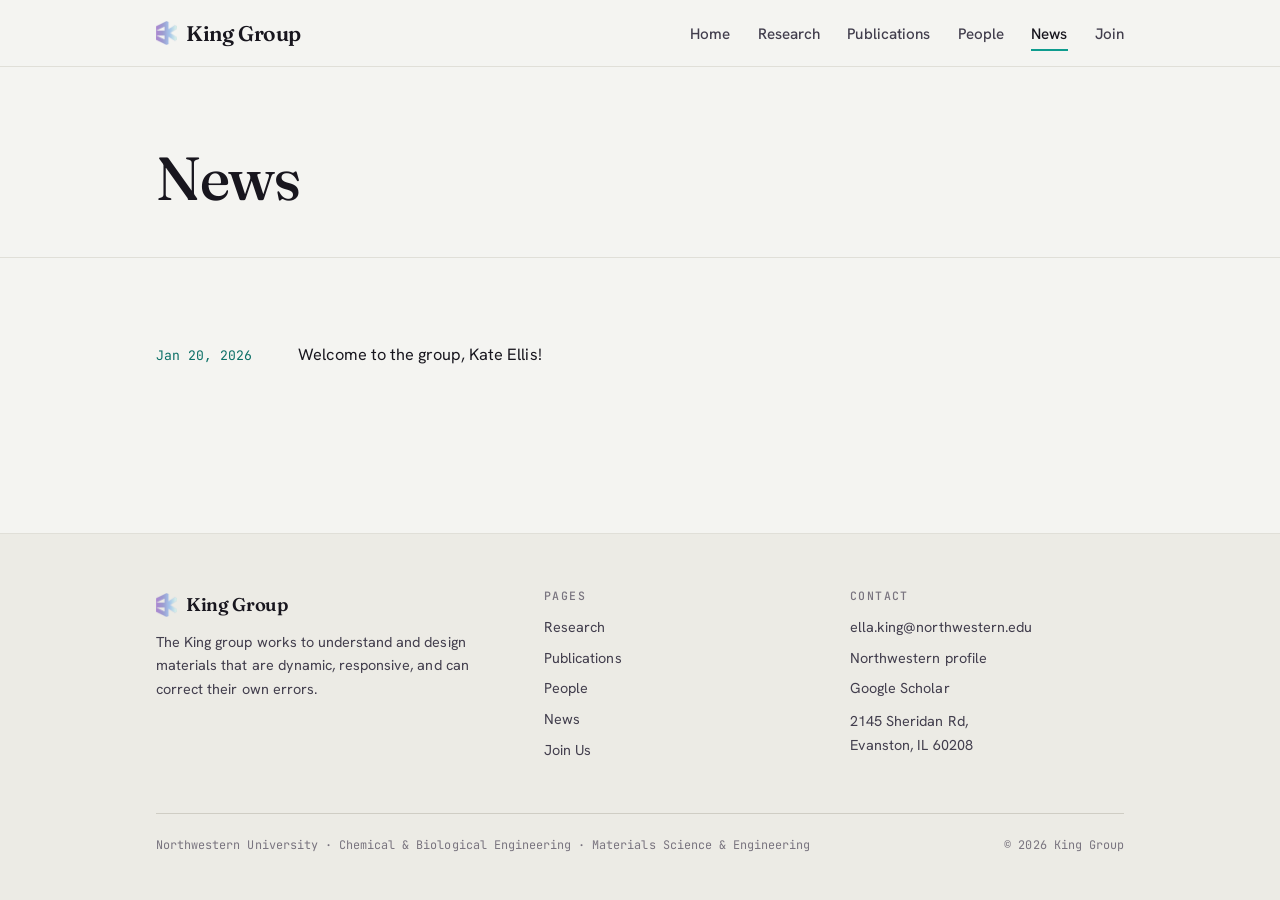
<file: public/news.html>
<!DOCTYPE html>
<html lang="en">
<head>
<meta charset="utf-8">
<meta name="viewport" content="width=device-width, initial-scale=1">
<title>News · King Group</title>
<meta name="description" content="News from the King Group at Northwestern University.">
<link rel="preconnect" href="https://fonts.googleapis.com"><link rel="preconnect" href="https://fonts.gstatic.com" crossorigin><link href="https://fonts.googleapis.com/css2?family=Fraunces:ital,opsz,wght@0,9..144,400..600;1,9..144,400..500&family=Hanken+Grotesk:wght@400;500;600;700&family=JetBrains+Mono:wght@400;500&display=swap" rel="stylesheet">
<link rel="stylesheet" href="assets/css/style.css">
<link rel="icon" href="favicon.ico" sizes="any">
<link rel="icon" type="image/png" sizes="32x32" href="assets/img/favicon-32x32.png">
<link rel="apple-touch-icon" href="assets/img/apple-touch-icon.png">
</head>
<body>
<a class="skip" href="#main">Skip to content</a>
<nav class="nav"><div class="nav-in">
  <a class="brand" href="index.html"><img class="brand-mark" src="assets/img/ek-logo.png" alt="">King Group</a>
  <button class="nav-toggle" aria-expanded="false" aria-controls="navlinks">menu</button>
  <ul class="nav-links" id="navlinks">
        <li><a href="index.html">Home</a></li>
        <li><a href="research.html">Research</a></li>
        <li><a href="publications.html">Publications</a></li>
        <li><a href="people.html">People</a></li>
        <li><a href="news.html" class="active">News</a></li>
        <li><a href="join.html">Join</a></li>
  </ul>
</div></nav>
<main id="main">

<section class="page-head"><div class="wrap"><h1>News</h1></div></section>

<section class="section tight"><div class="wrap">
  <ul class="news">
    <li><span class="d">Jan 20, 2026</span><span class="t">Welcome to the group, Kate Ellis!</span></li>
  </ul>
</div></section>
</main>
<footer class="footer"><div class="wrap"><div class="footer-in">
  <div>
    <div class="brand"><img class="brand-mark" src="assets/img/ek-logo.png" alt="">King Group</div>
    <p>The King group works to understand and design materials that are dynamic, responsive, and can correct their own errors.</p>
  </div>
  <div class="fcol">
    <h4>Pages</h4>
    <a href="research.html">Research</a>
    <a href="publications.html">Publications</a>
    <a href="people.html">People</a>
    <a href="news.html">News</a>
    <a href="join.html">Join Us</a>
  </div>
  <div class="fcol">
    <h4>Contact</h4>
    <a href="mailto:ella.king@northwestern.edu">ella.king@northwestern.edu</a>
    <a href="https://www.mccormick.northwestern.edu/research-faculty/directory/profiles/king-ella.html">Northwestern profile</a>
    <a href="https://scholar.google.com/citations?user=tMOOznMAAAAJ&amp;hl=en">Google Scholar</a>
    <p style="margin-top:.6rem">2145 Sheridan Rd,<br>Evanston, IL 60208</p>
  </div>
</div>
<div class="colophon">
  <span>Northwestern University &middot; Chemical &amp; Biological Engineering &middot; Materials Science &amp; Engineering</span>
  <span>&copy; 2026 King Group</span>
</div>
</div></footer>
<script src="assets/js/site.js"></script>
</body>
</html>
</file>
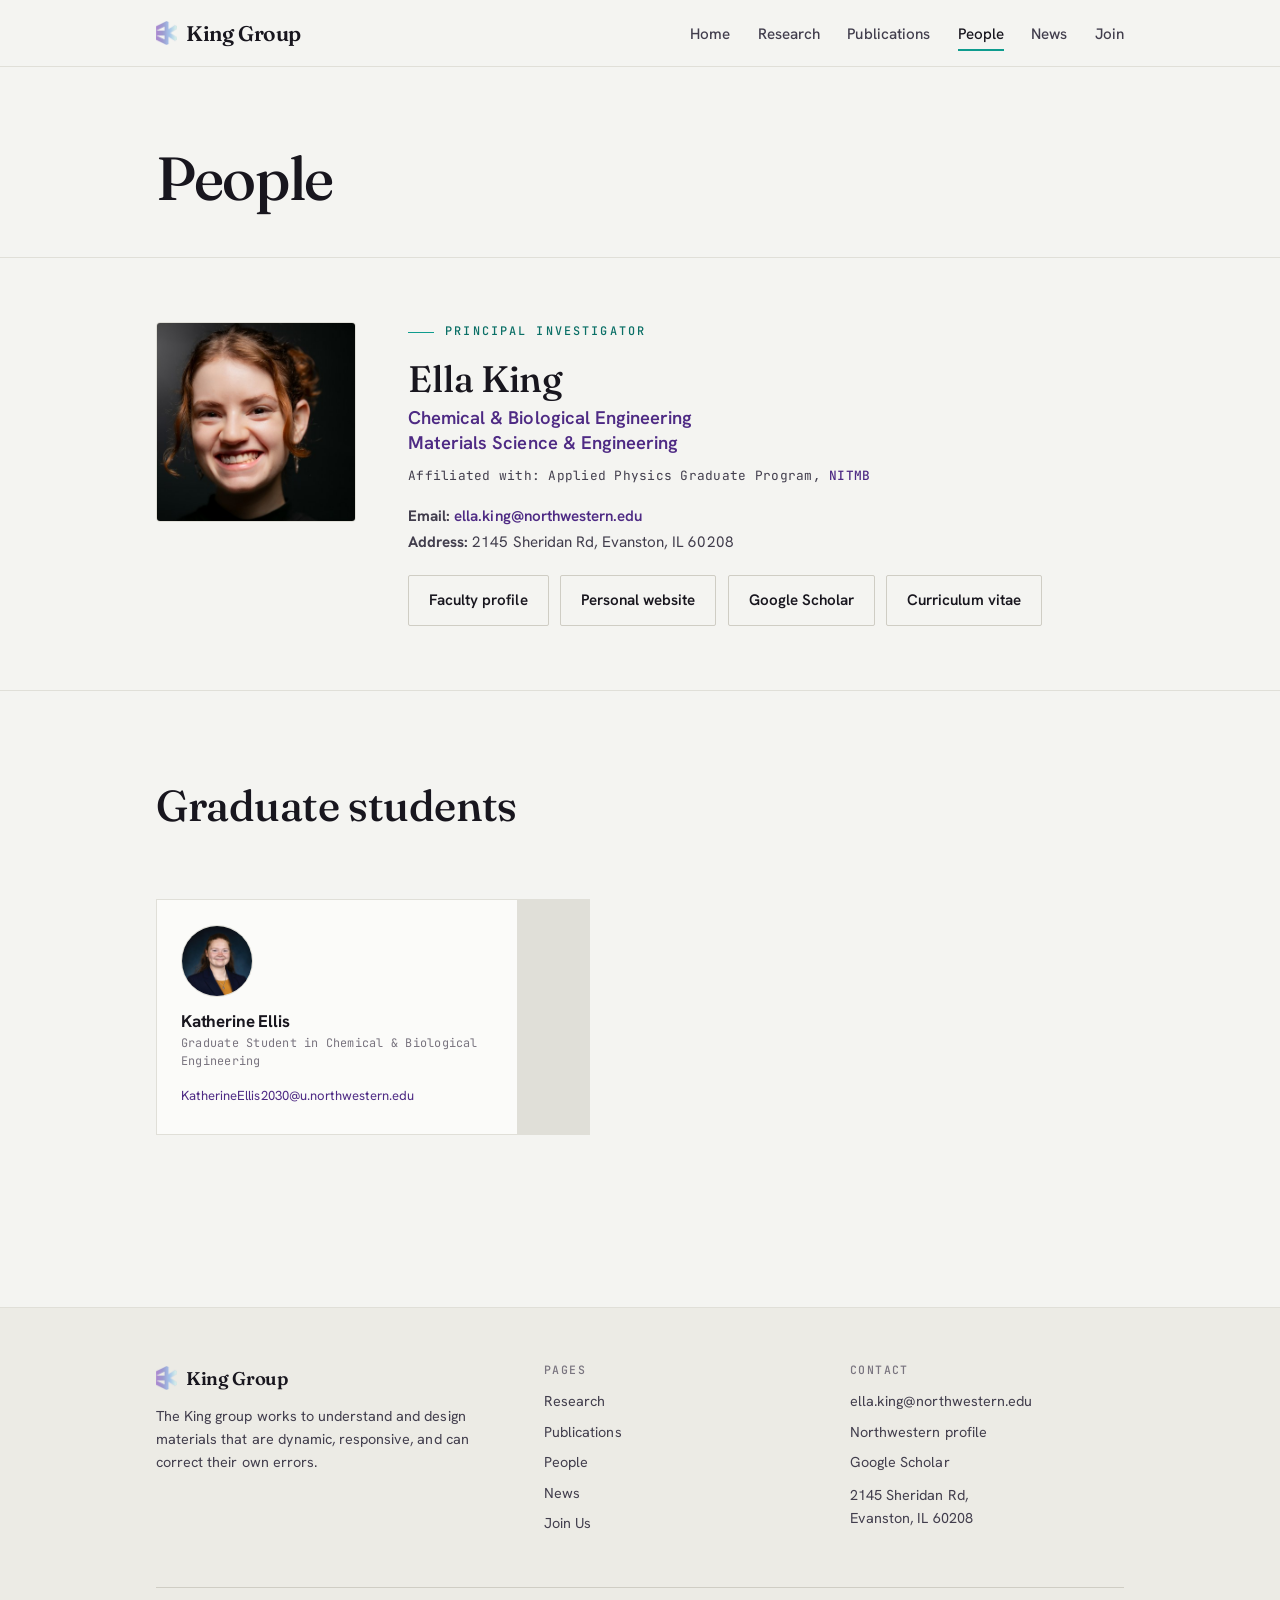
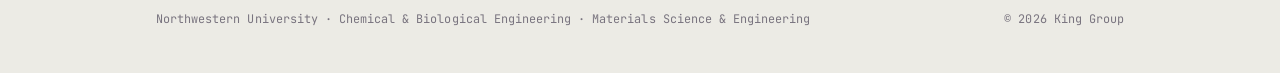
<file: public/people.html>
<!DOCTYPE html>
<html lang="en">
<head>
<meta charset="utf-8">
<meta name="viewport" content="width=device-width, initial-scale=1">
<title>People · King Group</title>
<meta name="description" content="The King Group at Northwestern University.">
<link rel="preconnect" href="https://fonts.googleapis.com"><link rel="preconnect" href="https://fonts.gstatic.com" crossorigin><link href="https://fonts.googleapis.com/css2?family=Fraunces:ital,opsz,wght@0,9..144,400..600;1,9..144,400..500&family=Hanken+Grotesk:wght@400;500;600;700&family=JetBrains+Mono:wght@400;500&display=swap" rel="stylesheet">
<link rel="stylesheet" href="assets/css/style.css">
<link rel="icon" href="favicon.ico" sizes="any">
<link rel="icon" type="image/png" sizes="32x32" href="assets/img/favicon-32x32.png">
<link rel="apple-touch-icon" href="assets/img/apple-touch-icon.png">
</head>
<body>
<a class="skip" href="#main">Skip to content</a>
<nav class="nav"><div class="nav-in">
  <a class="brand" href="index.html"><img class="brand-mark" src="assets/img/ek-logo.png" alt="">King Group</a>
  <button class="nav-toggle" aria-expanded="false" aria-controls="navlinks">menu</button>
  <ul class="nav-links" id="navlinks">
        <li><a href="index.html">Home</a></li>
        <li><a href="research.html">Research</a></li>
        <li><a href="publications.html">Publications</a></li>
        <li><a href="people.html" class="active">People</a></li>
        <li><a href="news.html">News</a></li>
        <li><a href="join.html">Join</a></li>
  </ul>
</div></nav>
<main id="main">

<section class="page-head"><div class="wrap"><h1>People</h1></div></section>

<section class="section tight"><div class="wrap">
  <div class="pi">
    <div class="pi-photo">
      <img src="assets/img/ella-king.jpg" width="440" height="440" alt="Ella King, Principal Investigator">
    </div>
    <div class="pi-body">
      <p class="eyebrow">Principal Investigator</p>
      <h2>Ella King</h2>
      <p class="pi-depts">Chemical &amp; Biological Engineering<br>Materials Science &amp; Engineering</p>
      <p class="pi-affil">Affiliated with: Applied Physics Graduate Program, <a href="https://www.nitmb.org/">NITMB</a></p>
      <p class="pi-meta">
        <strong>Email:</strong>
        <a href="mailto:ella.king@northwestern.edu">ella.king@northwestern.edu</a><br>
        <strong>Address:</strong> 2145 Sheridan Rd, Evanston, IL 60208
      </p>
      <div class="pi-links">
        <a class="btn ghost" href="https://www.mccormick.northwestern.edu/research-faculty/directory/profiles/king-ella.html">Faculty profile</a>
        <a class="btn ghost" href="https://ellaking.org/">Personal website</a>
        <a class="btn ghost" href="https://scholar.google.com/citations?user=tMOOznMAAAAJ&amp;hl=en">Google Scholar</a>
        <a class="btn ghost" href="assets/king-cv-2026.pdf">Curriculum vitae</a>
      </div>
    </div>
  </div>
</div></section>

<section class="section"><div class="wrap">
  <div class="section-head"><h2>Graduate students</h2></div>
  <div class="members">
    <div class="member">
      <div class="av"><img src="assets/img/kate-ellis.jpg" alt="Katherine Ellis" width="72" height="72"></div>
      <h3>Katherine Ellis</h3>
      <p class="r">Graduate Student in Chemical &amp; Biological Engineering</p>
      <a class="e" href="mailto:KatherineEllis2030@u.northwestern.edu">KatherineEllis2030@u.northwestern.edu</a>
    </div>
  </div>
</div></section>
</main>
<footer class="footer"><div class="wrap"><div class="footer-in">
  <div>
    <div class="brand"><img class="brand-mark" src="assets/img/ek-logo.png" alt="">King Group</div>
    <p>The King group works to understand and design materials that are dynamic, responsive, and can correct their own errors.</p>
  </div>
  <div class="fcol">
    <h4>Pages</h4>
    <a href="research.html">Research</a>
    <a href="publications.html">Publications</a>
    <a href="people.html">People</a>
    <a href="news.html">News</a>
    <a href="join.html">Join Us</a>
  </div>
  <div class="fcol">
    <h4>Contact</h4>
    <a href="mailto:ella.king@northwestern.edu">ella.king@northwestern.edu</a>
    <a href="https://www.mccormick.northwestern.edu/research-faculty/directory/profiles/king-ella.html">Northwestern profile</a>
    <a href="https://scholar.google.com/citations?user=tMOOznMAAAAJ&amp;hl=en">Google Scholar</a>
    <p style="margin-top:.6rem">2145 Sheridan Rd,<br>Evanston, IL 60208</p>
  </div>
</div>
<div class="colophon">
  <span>Northwestern University &middot; Chemical &amp; Biological Engineering &middot; Materials Science &amp; Engineering</span>
  <span>&copy; 2026 King Group</span>
</div>
</div></footer>
<script src="assets/js/site.js"></script>
</body>
</html>
</file>
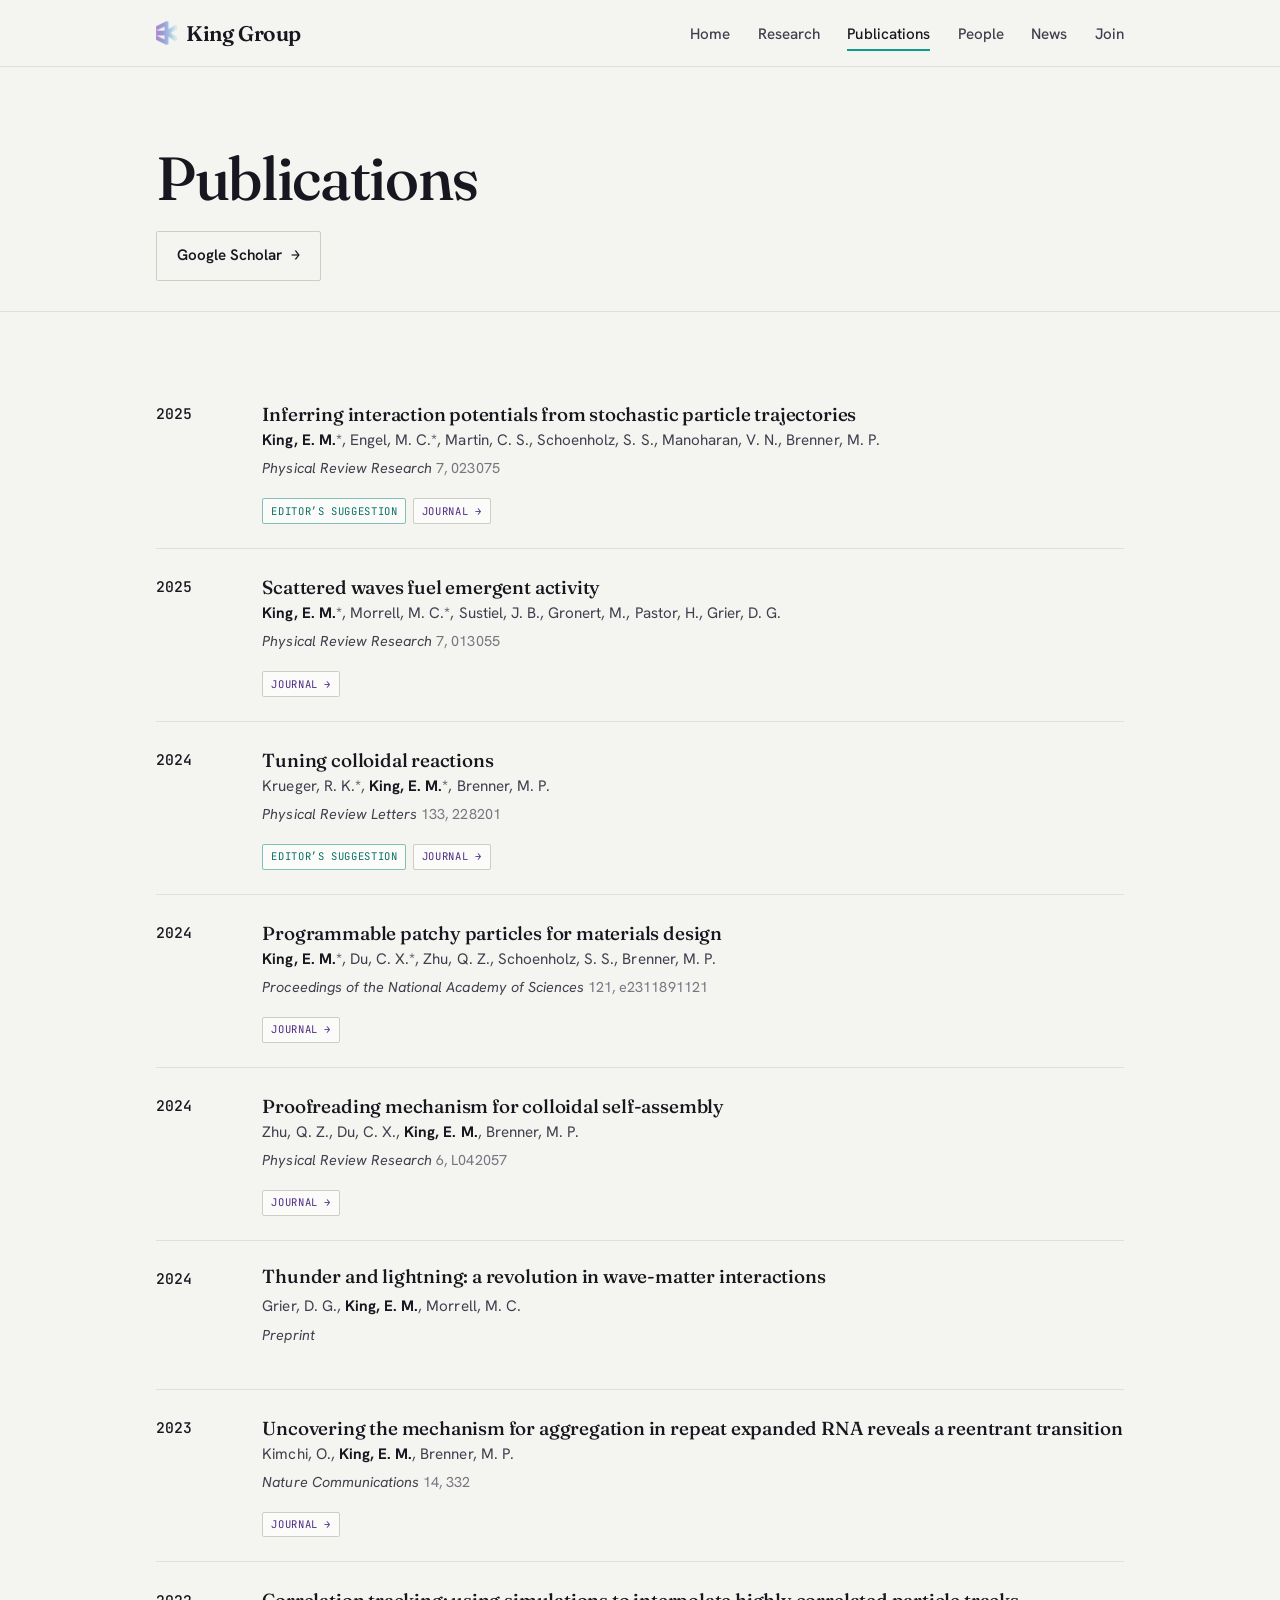
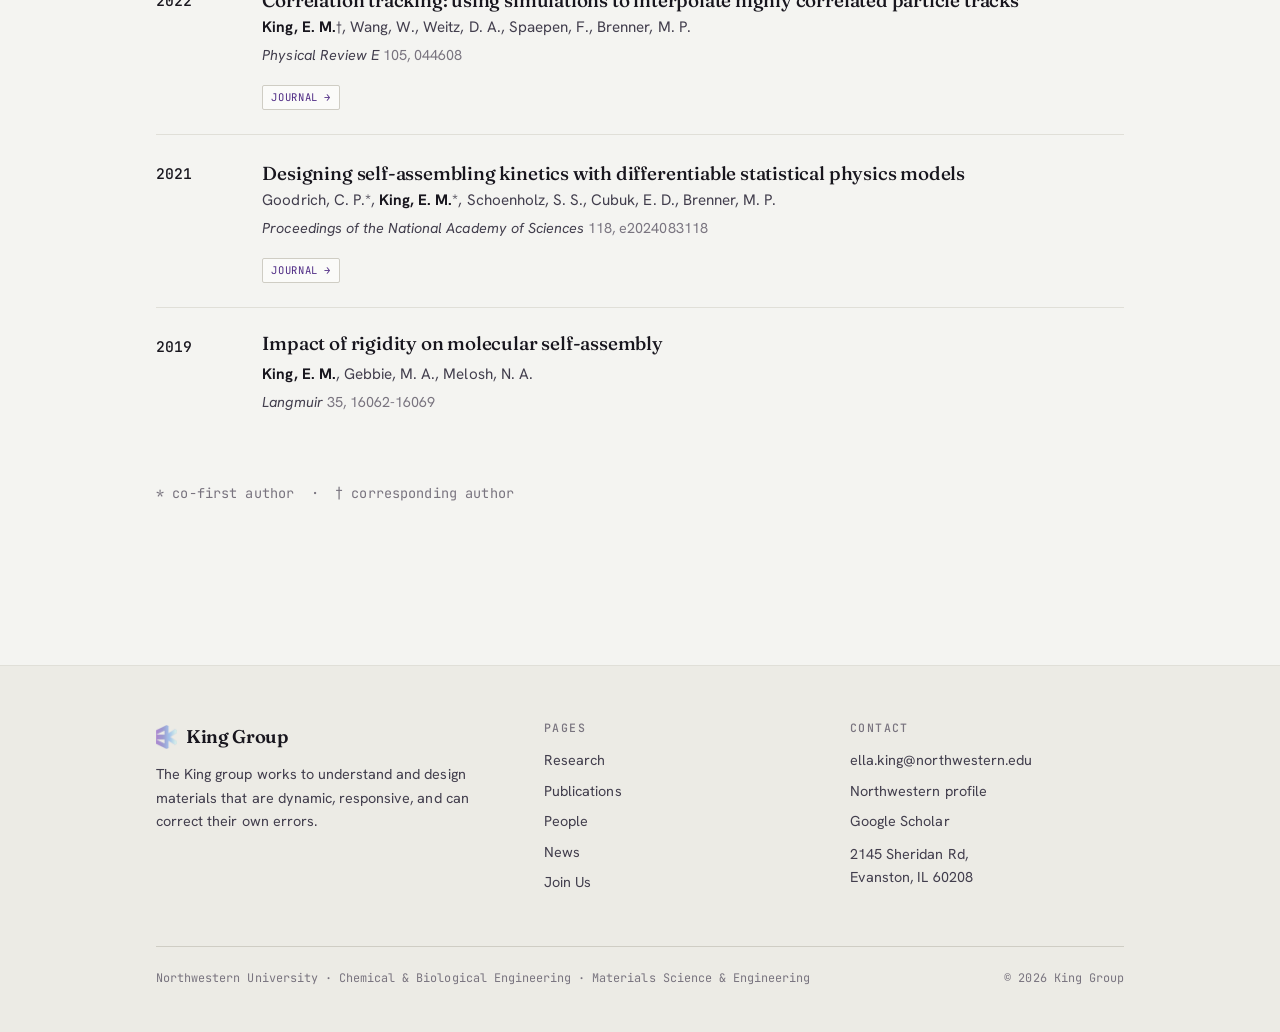
<file: public/publications.html>
<!DOCTYPE html>
<html lang="en">
<head>
<meta charset="utf-8">
<meta name="viewport" content="width=device-width, initial-scale=1">
<title>Publications · King Group</title>
<meta name="description" content="Publications and preprints from the King Group.">
<link rel="preconnect" href="https://fonts.googleapis.com"><link rel="preconnect" href="https://fonts.gstatic.com" crossorigin><link href="https://fonts.googleapis.com/css2?family=Fraunces:ital,opsz,wght@0,9..144,400..600;1,9..144,400..500&family=Hanken+Grotesk:wght@400;500;600;700&family=JetBrains+Mono:wght@400;500&display=swap" rel="stylesheet">
<link rel="stylesheet" href="assets/css/style.css">
<link rel="icon" href="favicon.ico" sizes="any">
<link rel="icon" type="image/png" sizes="32x32" href="assets/img/favicon-32x32.png">
<link rel="apple-touch-icon" href="assets/img/apple-touch-icon.png">
</head>
<body>
<a class="skip" href="#main">Skip to content</a>
<nav class="nav"><div class="nav-in">
  <a class="brand" href="index.html"><img class="brand-mark" src="assets/img/ek-logo.png" alt="">King Group</a>
  <button class="nav-toggle" aria-expanded="false" aria-controls="navlinks">menu</button>
  <ul class="nav-links" id="navlinks">
        <li><a href="index.html">Home</a></li>
        <li><a href="research.html">Research</a></li>
        <li><a href="publications.html" class="active">Publications</a></li>
        <li><a href="people.html">People</a></li>
        <li><a href="news.html">News</a></li>
        <li><a href="join.html">Join</a></li>
  </ul>
</div></nav>
<main id="main">

<section class="page-head"><div class="wrap">
  <h1>Publications</h1>
  <div class="btn-row" style="margin-top:1.2rem">
    <a class="btn ghost" href="https://scholar.google.com/citations?user=tMOOznMAAAAJ&amp;hl=en">Google Scholar <span class="arr">&rarr;</span></a>
  </div>
</div></section>

<section class="section tight"><div class="wrap">
  <ul class="pub-list">
    <li class="pub">
      <div class="meta"><span class="y">2025</span></div>
      <div>
        <a class="pub-title" href="https://journals.aps.org/prresearch/abstract/10.1103/PhysRevResearch.7.023075">Inferring interaction potentials from stochastic particle trajectories</a>
        <p class="authors"><span class="me">King, E. M.</span>*, Engel, M. C.*, Martin, C. S., Schoenholz, S. S., Manoharan, V. N., Brenner, M. P.</p>
        <p class="venue"><span class="j">Physical Review Research</span> 7, 023075</p>
        <div class="badges"><span class="badge ed">Editor’s Suggestion</span><a class="badge link" href="https://journals.aps.org/prresearch/abstract/10.1103/PhysRevResearch.7.023075">Journal &rarr;</a></div>
      </div>
    </li>
    <li class="pub">
      <div class="meta"><span class="y">2025</span></div>
      <div>
        <a class="pub-title" href="https://journals.aps.org/prresearch/abstract/10.1103/PhysRevResearch.7.013055">Scattered waves fuel emergent activity</a>
        <p class="authors"><span class="me">King, E. M.</span>*, Morrell, M. C.*, Sustiel, J. B., Gronert, M., Pastor, H., Grier, D. G.</p>
        <p class="venue"><span class="j">Physical Review Research</span> 7, 013055</p>
        <div class="badges"><a class="badge link" href="https://journals.aps.org/prresearch/abstract/10.1103/PhysRevResearch.7.013055">Journal &rarr;</a></div>
      </div>
    </li>
    <li class="pub">
      <div class="meta"><span class="y">2024</span></div>
      <div>
        <a class="pub-title" href="https://journals.aps.org/prl/abstract/10.1103/PhysRevLett.133.228201">Tuning colloidal reactions</a>
        <p class="authors">Krueger, R. K.*, <span class="me">King, E. M.</span>*, Brenner, M. P.</p>
        <p class="venue"><span class="j">Physical Review Letters</span> 133, 228201</p>
        <div class="badges"><span class="badge ed">Editor’s Suggestion</span><a class="badge link" href="https://journals.aps.org/prl/abstract/10.1103/PhysRevLett.133.228201">Journal &rarr;</a></div>
      </div>
    </li>
    <li class="pub">
      <div class="meta"><span class="y">2024</span></div>
      <div>
        <a class="pub-title" href="https://www.pnas.org/doi/full/10.1073/pnas.2311891121">Programmable patchy particles for materials design</a>
        <p class="authors"><span class="me">King, E. M.</span>*, Du, C. X.*, Zhu, Q. Z., Schoenholz, S. S., Brenner, M. P.</p>
        <p class="venue"><span class="j">Proceedings of the National Academy of Sciences</span> 121, e2311891121</p>
        <div class="badges"><a class="badge link" href="https://www.pnas.org/doi/full/10.1073/pnas.2311891121">Journal &rarr;</a></div>
      </div>
    </li>
    <li class="pub">
      <div class="meta"><span class="y">2024</span></div>
      <div>
        <a class="pub-title" href="https://journals.aps.org/prresearch/abstract/10.1103/PhysRevResearch.6.L042057">Proofreading mechanism for colloidal self-assembly</a>
        <p class="authors">Zhu, Q. Z., Du, C. X., <span class="me">King, E. M.</span>, Brenner, M. P.</p>
        <p class="venue"><span class="j">Physical Review Research</span> 6, L042057</p>
        <div class="badges"><a class="badge link" href="https://journals.aps.org/prresearch/abstract/10.1103/PhysRevResearch.6.L042057">Journal &rarr;</a></div>
      </div>
    </li>
    <li class="pub">
      <div class="meta"><span class="y">2024</span></div>
      <div>
        <p class="pub-title">Thunder and lightning: a revolution in wave-matter interactions</p>
        <p class="authors">Grier, D. G., <span class="me">King, E. M.</span>, Morrell, M. C.</p>
        <p class="venue"><span class="j">Preprint</span></p>
        
      </div>
    </li>
    <li class="pub">
      <div class="meta"><span class="y">2023</span></div>
      <div>
        <a class="pub-title" href="https://www.nature.com/articles/s41467-022-35803-3">Uncovering the mechanism for aggregation in repeat expanded RNA reveals a reentrant transition</a>
        <p class="authors">Kimchi, O., <span class="me">King, E. M.</span>, Brenner, M. P.</p>
        <p class="venue"><span class="j">Nature Communications</span> 14, 332</p>
        <div class="badges"><a class="badge link" href="https://www.nature.com/articles/s41467-022-35803-3">Journal &rarr;</a></div>
      </div>
    </li>
    <li class="pub">
      <div class="meta"><span class="y">2022</span></div>
      <div>
        <a class="pub-title" href="https://journals.aps.org/pre/abstract/10.1103/PhysRevE.105.044608">Correlation tracking: using simulations to interpolate highly correlated particle tracks</a>
        <p class="authors"><span class="me">King, E. M.</span>†, Wang, W., Weitz, D. A., Spaepen, F., Brenner, M. P.</p>
        <p class="venue"><span class="j">Physical Review E</span> 105, 044608</p>
        <div class="badges"><a class="badge link" href="https://journals.aps.org/pre/abstract/10.1103/PhysRevE.105.044608">Journal &rarr;</a></div>
      </div>
    </li>
    <li class="pub">
      <div class="meta"><span class="y">2021</span></div>
      <div>
        <a class="pub-title" href="https://www.pnas.org/doi/abs/10.1073/pnas.2024083118">Designing self-assembling kinetics with differentiable statistical physics models</a>
        <p class="authors">Goodrich, C. P.*, <span class="me">King, E. M.</span>*, Schoenholz, S. S., Cubuk, E. D., Brenner, M. P.</p>
        <p class="venue"><span class="j">Proceedings of the National Academy of Sciences</span> 118, e2024083118</p>
        <div class="badges"><a class="badge link" href="https://www.pnas.org/doi/abs/10.1073/pnas.2024083118">Journal &rarr;</a></div>
      </div>
    </li>
    <li class="pub">
      <div class="meta"><span class="y">2019</span></div>
      <div>
        <p class="pub-title">Impact of rigidity on molecular self-assembly</p>
        <p class="authors"><span class="me">King, E. M.</span>, Gebbie, M. A., Melosh, N. A.</p>
        <p class="venue"><span class="j">Langmuir</span> 35, 16062-16069</p>
        
      </div>
    </li>
  </ul>
  <p class="legend">* co-first author&nbsp;&nbsp;&middot;&nbsp;&nbsp;&dagger; corresponding author</p>
</div></section>
</main>
<footer class="footer"><div class="wrap"><div class="footer-in">
  <div>
    <div class="brand"><img class="brand-mark" src="assets/img/ek-logo.png" alt="">King Group</div>
    <p>The King group works to understand and design materials that are dynamic, responsive, and can correct their own errors.</p>
  </div>
  <div class="fcol">
    <h4>Pages</h4>
    <a href="research.html">Research</a>
    <a href="publications.html">Publications</a>
    <a href="people.html">People</a>
    <a href="news.html">News</a>
    <a href="join.html">Join Us</a>
  </div>
  <div class="fcol">
    <h4>Contact</h4>
    <a href="mailto:ella.king@northwestern.edu">ella.king@northwestern.edu</a>
    <a href="https://www.mccormick.northwestern.edu/research-faculty/directory/profiles/king-ella.html">Northwestern profile</a>
    <a href="https://scholar.google.com/citations?user=tMOOznMAAAAJ&amp;hl=en">Google Scholar</a>
    <p style="margin-top:.6rem">2145 Sheridan Rd,<br>Evanston, IL 60208</p>
  </div>
</div>
<div class="colophon">
  <span>Northwestern University &middot; Chemical &amp; Biological Engineering &middot; Materials Science &amp; Engineering</span>
  <span>&copy; 2026 King Group</span>
</div>
</div></footer>
<script src="assets/js/site.js"></script>
</body>
</html>
</file>
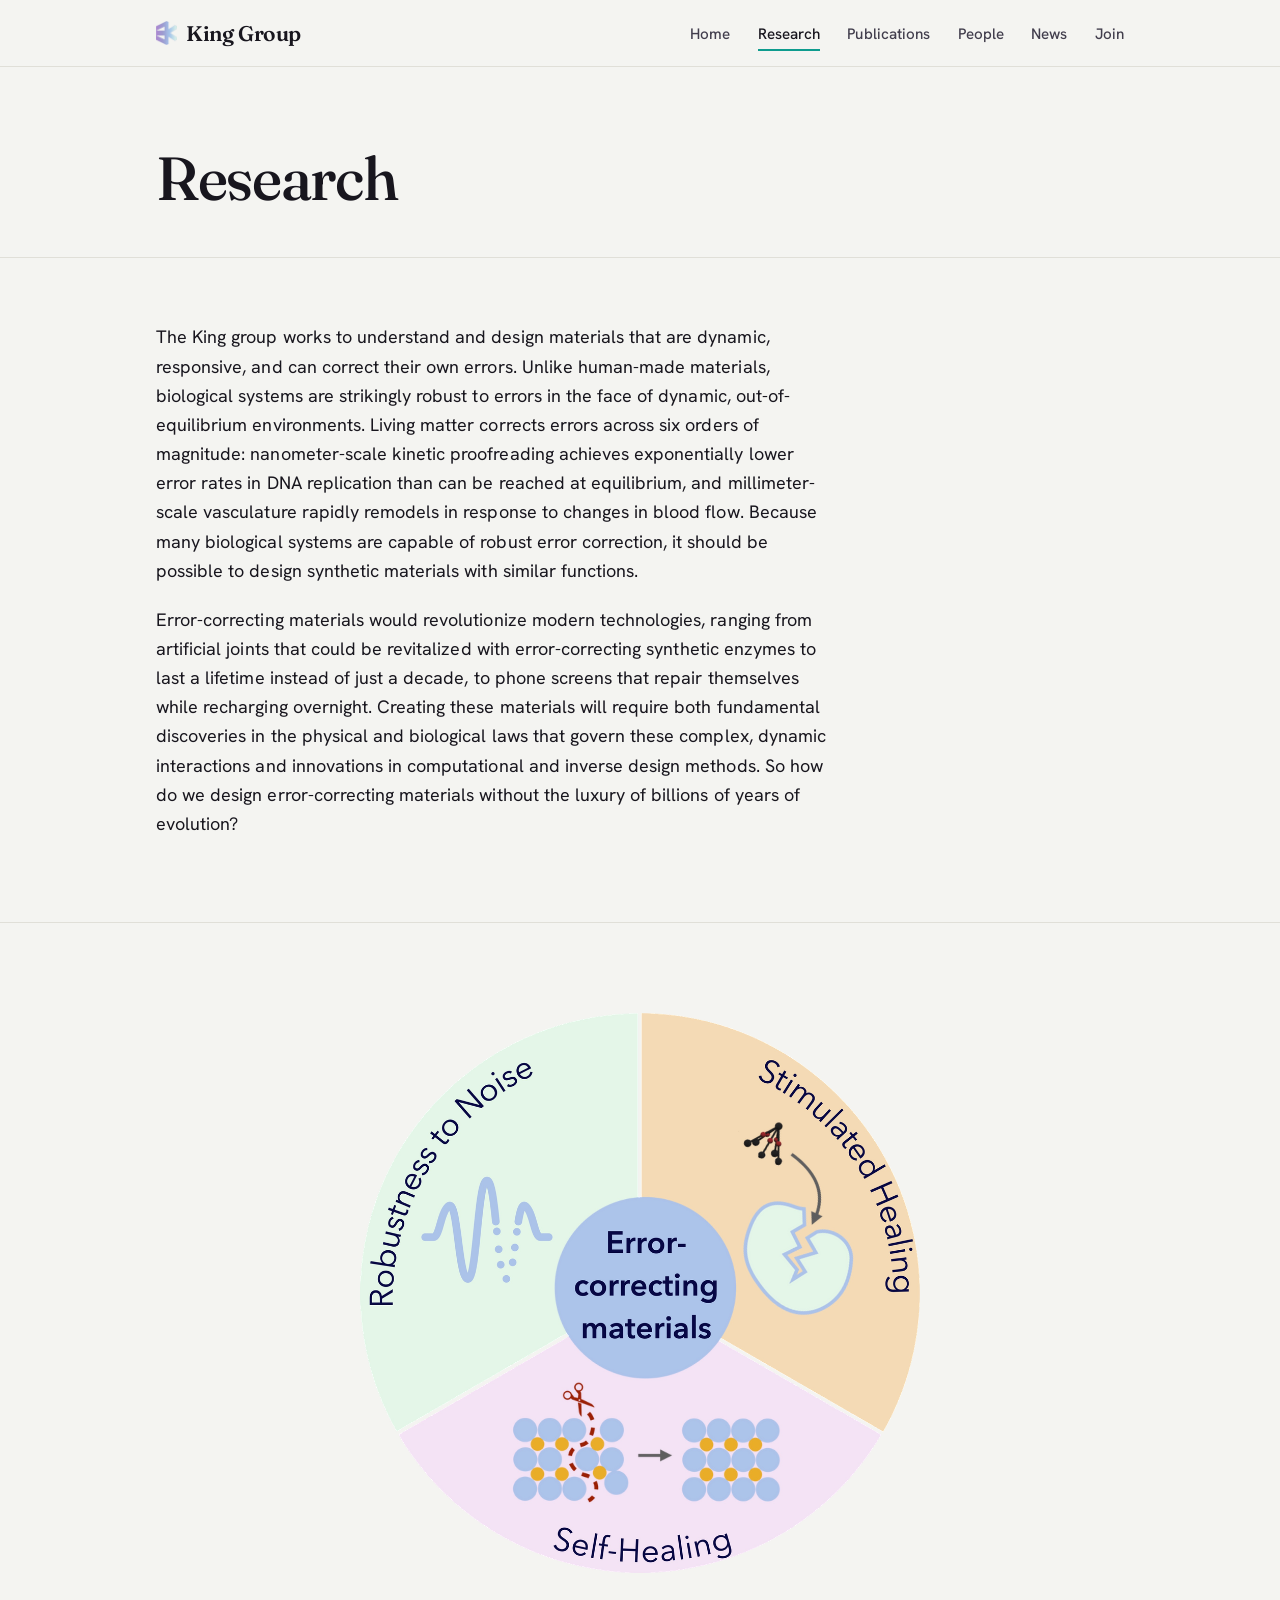
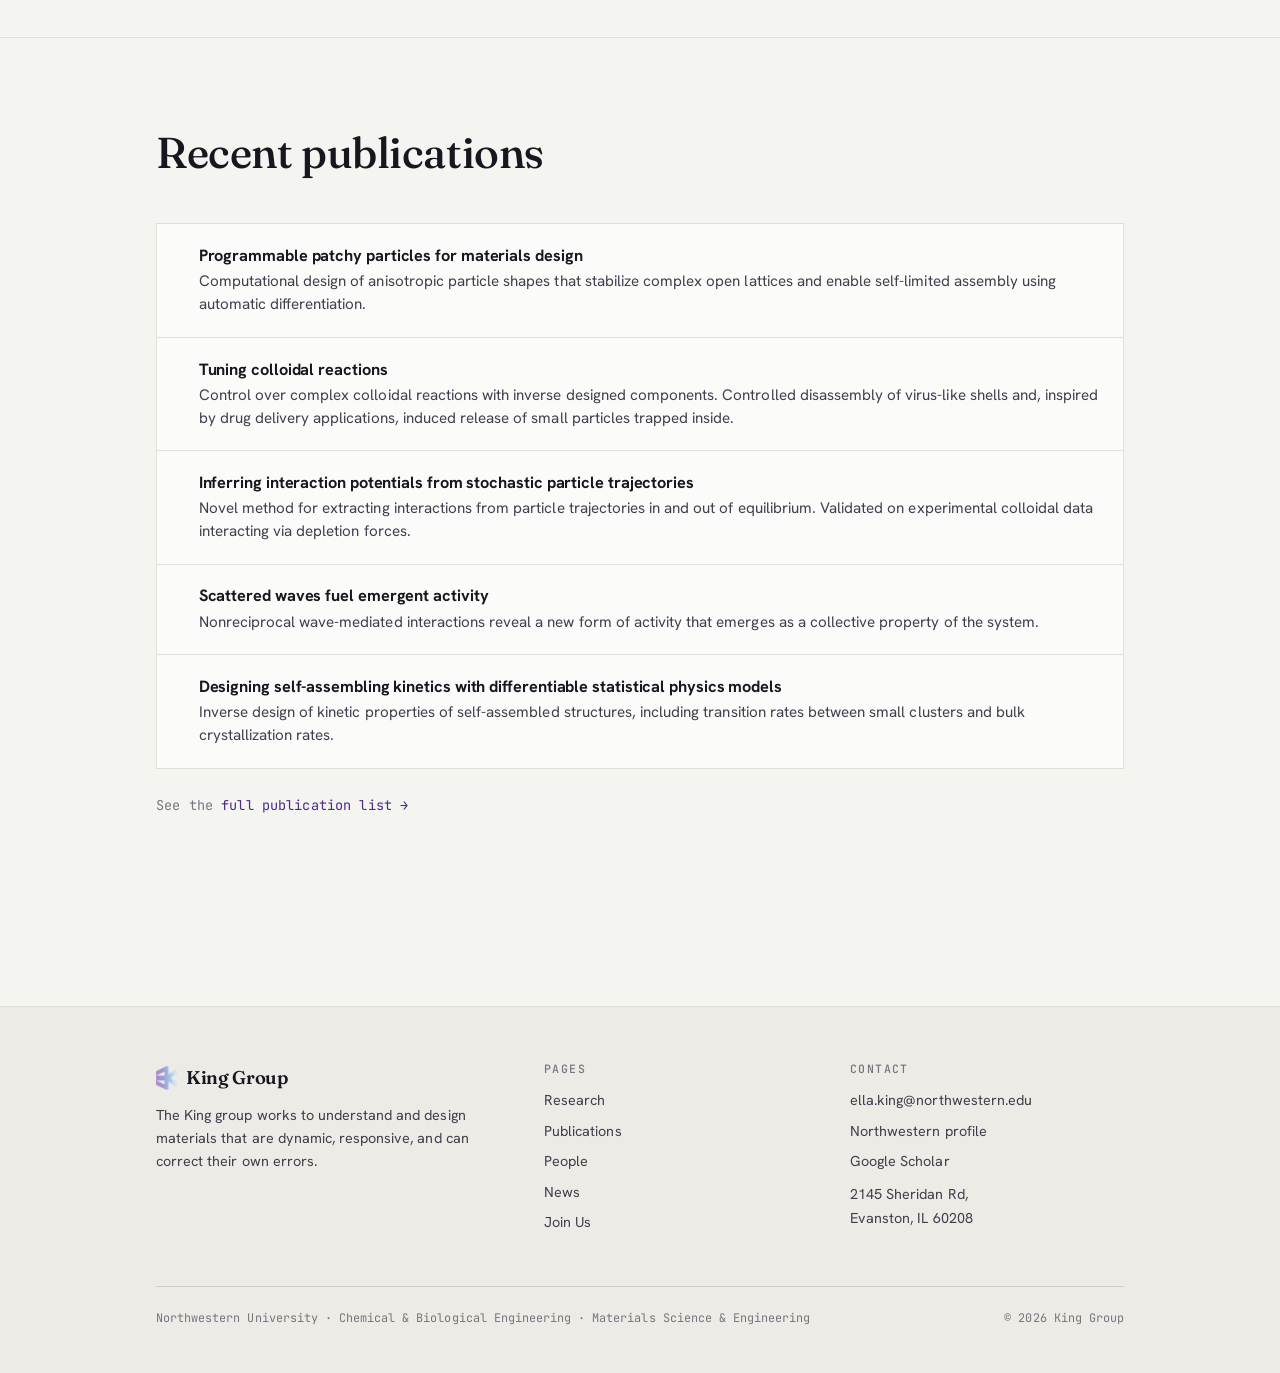
<file: public/research.html>
<!DOCTYPE html>
<html lang="en">
<head>
<meta charset="utf-8">
<meta name="viewport" content="width=device-width, initial-scale=1">
<title>Research · King Group</title>
<meta name="description" content="The King group works to understand and design materials that are dynamic, responsive, and can correct their own errors. We emphasize both fundamental science and applications to biology and sustainability.
">
<link rel="preconnect" href="https://fonts.googleapis.com"><link rel="preconnect" href="https://fonts.gstatic.com" crossorigin><link href="https://fonts.googleapis.com/css2?family=Fraunces:ital,opsz,wght@0,9..144,400..600;1,9..144,400..500&family=Hanken+Grotesk:wght@400;500;600;700&family=JetBrains+Mono:wght@400;500&display=swap" rel="stylesheet">
<link rel="stylesheet" href="assets/css/style.css">
<link rel="icon" href="favicon.ico" sizes="any">
<link rel="icon" type="image/png" sizes="32x32" href="assets/img/favicon-32x32.png">
<link rel="apple-touch-icon" href="assets/img/apple-touch-icon.png">
</head>
<body>
<a class="skip" href="#main">Skip to content</a>
<nav class="nav"><div class="nav-in">
  <a class="brand" href="index.html"><img class="brand-mark" src="assets/img/ek-logo.png" alt="">King Group</a>
  <button class="nav-toggle" aria-expanded="false" aria-controls="navlinks">menu</button>
  <ul class="nav-links" id="navlinks">
        <li><a href="index.html">Home</a></li>
        <li><a href="research.html" class="active">Research</a></li>
        <li><a href="publications.html">Publications</a></li>
        <li><a href="people.html">People</a></li>
        <li><a href="news.html">News</a></li>
        <li><a href="join.html">Join</a></li>
  </ul>
</div></nav>
<main id="main">

<section class="page-head"><div class="wrap"><h1>Research</h1></div></section>

<section class="section tight"><div class="wrap"><div class="prose"><p>The King group works to understand and design materials that are dynamic,
responsive, and can correct their own errors. Unlike human-made materials,
biological systems are strikingly robust to errors in the face of dynamic,
out-of-equilibrium environments. Living matter corrects errors across six orders
of magnitude: nanometer-scale kinetic proofreading achieves exponentially lower
error rates in DNA replication than can be reached at equilibrium, and
millimeter-scale vasculature rapidly remodels in response to changes in blood
flow. Because many biological systems are capable of robust error correction, it
should be possible to design synthetic materials with similar functions.</p>
<p>Error-correcting materials would revolutionize modern technologies, ranging from
artificial joints that could be revitalized with error-correcting synthetic
enzymes to last a lifetime instead of just a decade, to phone screens that repair
themselves while recharging overnight. Creating these materials will require both
fundamental discoveries in the physical and biological laws that govern these
complex, dynamic interactions and innovations in computational and inverse design
methods. So how do we design error-correcting materials without the luxury of
billions of years of evolution?</p></div></div></section>

<section class="section tight"><div class="wrap">
  <div class="figure-wrap">
    <img src="assets/img/error-correcting-materials.png" width="1100" height="1100"
      alt="Error-correcting materials: robustness to noise, stimulated healing, and self-healing">
  </div>
</div></section>

<section class="section"><div class="wrap">
  <div class="section-head"><h2>Recent publications</h2></div>
  <div class="hl">
    <a class="hl-item" href="https://www.pnas.org/doi/full/10.1073/pnas.2311891121"><span class="yr"></span><span><h4>Programmable patchy particles for materials design</h4><p>Computational design of anisotropic particle shapes that stabilize complex open lattices and enable self-limited assembly using automatic differentiation.</p></span></a>
    <a class="hl-item" href="https://journals.aps.org/prl/abstract/10.1103/PhysRevLett.133.228201"><span class="yr"></span><span><h4>Tuning colloidal reactions</h4><p>Control over complex colloidal reactions with inverse designed components. Controlled disassembly of virus-like shells and, inspired by drug delivery applications, induced release of small particles trapped inside.</p></span></a>
    <a class="hl-item" href="https://journals.aps.org/prresearch/abstract/10.1103/PhysRevResearch.7.023075"><span class="yr"></span><span><h4>Inferring interaction potentials from stochastic particle trajectories</h4><p>Novel method for extracting interactions from particle trajectories in and out of equilibrium. Validated on experimental colloidal data interacting via depletion forces.</p></span></a>
    <a class="hl-item" href="https://journals.aps.org/prresearch/abstract/10.1103/PhysRevResearch.7.013055"><span class="yr"></span><span><h4>Scattered waves fuel emergent activity</h4><p>Nonreciprocal wave-mediated interactions reveal a new form of activity that emerges as a collective property of the system.</p></span></a>
    <a class="hl-item" href="https://www.pnas.org/doi/abs/10.1073/pnas.2024083118"><span class="yr"></span><span><h4>Designing self-assembling kinetics with differentiable statistical physics models</h4><p>Inverse design of kinetic properties of self-assembled structures, including transition rates between small clusters and bulk crystallization rates.</p></span></a>
  </div>
  <p class="legend" style="margin-top:1.6rem">
    See the <a href="publications.html">full publication list &rarr;</a></p>
</div></section>
</main>
<footer class="footer"><div class="wrap"><div class="footer-in">
  <div>
    <div class="brand"><img class="brand-mark" src="assets/img/ek-logo.png" alt="">King Group</div>
    <p>The King group works to understand and design materials that are dynamic, responsive, and can correct their own errors.</p>
  </div>
  <div class="fcol">
    <h4>Pages</h4>
    <a href="research.html">Research</a>
    <a href="publications.html">Publications</a>
    <a href="people.html">People</a>
    <a href="news.html">News</a>
    <a href="join.html">Join Us</a>
  </div>
  <div class="fcol">
    <h4>Contact</h4>
    <a href="mailto:ella.king@northwestern.edu">ella.king@northwestern.edu</a>
    <a href="https://www.mccormick.northwestern.edu/research-faculty/directory/profiles/king-ella.html">Northwestern profile</a>
    <a href="https://scholar.google.com/citations?user=tMOOznMAAAAJ&amp;hl=en">Google Scholar</a>
    <p style="margin-top:.6rem">2145 Sheridan Rd,<br>Evanston, IL 60208</p>
  </div>
</div>
<div class="colophon">
  <span>Northwestern University &middot; Chemical &amp; Biological Engineering &middot; Materials Science &amp; Engineering</span>
  <span>&copy; 2026 King Group</span>
</div>
</div></footer>
<script src="assets/js/site.js"></script>
</body>
</html>
</file>
<file: assets/css/style.css>
/* =========================================================
   King Group - design system
   Display: Fraunces · Body: Hanken Grotesk · Data: JetBrains Mono
   Signature: self-assembly particle lattice (order from noise)
   ========================================================= */

:root{
  --paper:      #F4F4F1;
  --paper-2:    #ECEBE5;
  --panel:      #FBFBF9;
  --ink:        #18161E;
  --ink-soft:   #423E4D;
  --muted:      #79747F;
  --line:       #E0DFD8;
  --line-strong:#CFCDC4;

  --violet:     #4E2A84;   /* Northwestern official purple */
  --violet-2:   #6A4AB8;
  --nu-purple:  #4E2A84;
  --teal:       #0E9C8E;   /* accent - colloidal-crystal structural colour */
  --teal-deep:  #0A6F66;

  --maxw: 1080px;
  --gut: clamp(20px, 5vw, 56px);

  --f-display: "Fraunces", Georgia, "Times New Roman", serif;
  --f-body: "Hanken Grotesk", system-ui, -apple-system, sans-serif;
  --f-mono: "JetBrains Mono", ui-monospace, "SFMono-Regular", monospace;
}

*{box-sizing:border-box}
html{ -webkit-text-size-adjust:100%; scroll-behavior:smooth }
@media (prefers-reduced-motion: reduce){ html{ scroll-behavior:auto } }

body{
  margin:0;
  background:var(--paper);
  color:var(--ink);
  font-family:var(--f-body);
  font-size:18px;
  line-height:1.62;
  font-weight:400;
  letter-spacing:.002em;
  -webkit-font-smoothing:antialiased;
  text-rendering:optimizeLegibility;
}

img{max-width:100%;display:block}
a{color:var(--violet);text-decoration:none}
a:hover{color:var(--teal-deep)}

.wrap{max-width:var(--maxw);margin:0 auto;padding:0 var(--gut)}

/* ---------- type ---------- */
h1,h2,h3,h4{font-family:var(--f-display);font-weight:500;line-height:1.06;
  letter-spacing:-.01em;color:var(--ink);margin:0;
  font-optical-sizing:auto;}
.eyebrow{
  font-family:var(--f-mono);
  font-size:.74rem;
  letter-spacing:.18em;
  text-transform:uppercase;
  color:var(--teal-deep);
  font-weight:500;
  margin:0 0 1.1rem;
  display:flex;align-items:center;gap:.7rem;
}
.eyebrow::before{content:"";width:26px;height:1px;background:var(--teal);display:inline-block}

p{margin:0 0 1.1rem}
.lead{font-size:1.18rem;color:var(--ink-soft);line-height:1.6}
.mono{font-family:var(--f-mono)}

/* ---------- nav ---------- */
.nav{
  position:sticky;top:0;z-index:50;
  background:color-mix(in srgb, var(--paper) 86%, transparent);
  backdrop-filter:saturate(140%) blur(10px);
  border-bottom:1px solid var(--line);
}
.nav-in{display:flex;align-items:center;justify-content:space-between;
  height:66px;max-width:var(--maxw);margin:0 auto;padding:0 var(--gut)}
.brand{display:flex;align-items:center;gap:.6rem;font-family:var(--f-display);
  font-weight:600;font-size:1.32rem;letter-spacing:-.02em;color:var(--ink)}
.brand-mark{height:24px;width:auto;display:block}
.brand:hover{color:var(--ink)}
.nav-links{display:flex;gap:1.7rem;align-items:center;list-style:none;margin:0;padding:0}
.nav-links a{
  font-size:.95rem;color:var(--ink-soft);font-weight:500;letter-spacing:.005em;
  position:relative;padding:.2rem 0;
}
.nav-links a:hover{color:var(--ink)}
.nav-links a.active{color:var(--ink)}
.nav-links a.active::after{content:"";position:absolute;left:0;right:0;bottom:-3px;
  height:2px;background:var(--teal)}
.nav-toggle{display:none;background:none;border:0;cursor:pointer;padding:8px;
  font-family:var(--f-mono);font-size:.8rem;color:var(--ink);letter-spacing:.1em}

/* ---------- hero ---------- */
.hero{position:relative;padding:clamp(56px,9vw,108px) 0 clamp(40px,6vw,72px);
  overflow:hidden}
.hero-grid{display:grid;grid-template-columns:1.15fr .85fr;gap:clamp(24px,5vw,64px);
  align-items:center}
.hero h1{font-size:clamp(2.6rem,6.6vw,4.7rem);font-weight:500;line-height:1.0;
  letter-spacing:-.025em;margin:0 0 1.3rem}
.hero h1 em{font-style:italic;color:var(--violet)}
.hero .lead{max-width:34ch;margin-bottom:1.7rem}
.hero-depts{font-family:var(--f-body);font-weight:600;font-size:1.18rem;
  line-height:1.45;color:var(--nu-purple);margin:1.7rem 0 .4rem;letter-spacing:-.005em}
.hero-depts a{color:var(--nu-purple);text-decoration:none}
.hero-depts a:hover{text-decoration:underline}
.hero .affil{font-family:var(--f-mono);font-size:.78rem;letter-spacing:.04em;
  color:var(--muted);line-height:1.7;text-transform:none}
.lattice-wrap{position:relative;aspect-ratio:1/1;width:100%;max-width:420px;
  margin-left:auto}
#lattice{width:100%;height:100%;display:block}
.lattice-cap{position:absolute;bottom:-2px;right:2px;font-family:var(--f-mono);
  font-size:.66rem;color:var(--muted);letter-spacing:.05em;text-align:right;
  max-width:60%}

/* ---------- buttons ---------- */
.btn-row{display:flex;flex-wrap:wrap;gap:.8rem}
.btn{display:inline-flex;align-items:center;gap:.5rem;font-family:var(--f-body);
  font-weight:600;font-size:.95rem;padding:.74rem 1.25rem;border-radius:2px;
  border:1px solid var(--ink);background:var(--ink);color:var(--paper);
  transition:transform .15s ease, background .15s ease, color .15s ease}
.btn:hover{background:var(--violet);border-color:var(--violet);color:#fff;
  transform:translateY(-1px)}
.btn.ghost{background:transparent;color:var(--ink);border-color:var(--line-strong)}
.btn.ghost:hover{border-color:var(--ink);background:transparent;color:var(--ink)}
.btn .arr{font-family:var(--f-mono);transition:transform .15s ease}
.btn:hover .arr{transform:translateX(3px)}

/* ---------- sections ---------- */
.section{padding:clamp(52px,8vw,92px) 0;border-top:1px solid var(--line)}
.section.tight{padding:clamp(40px,6vw,64px) 0}
.section-head{max-width:62ch;margin-bottom:clamp(28px,4vw,48px)}
.section-head h2{font-size:clamp(1.9rem,4vw,2.7rem);margin-bottom:.7rem}
.page-head{padding:clamp(48px,7vw,80px) 0 clamp(20px,3vw,30px)}
.page-head h1{font-size:clamp(2.3rem,5.6vw,3.8rem);font-weight:500;
  letter-spacing:-.022em;margin-bottom:1rem}
.page-head .lead{max-width:60ch}

/* ---------- research focus grid ---------- */
.focus-grid{display:grid;grid-template-columns:repeat(2,1fr);gap:1px;
  background:var(--line);border:1px solid var(--line)}
.focus{background:var(--panel);padding:1.7rem 1.6rem}
.focus .n{font-family:var(--f-mono);font-size:.72rem;color:var(--teal-deep);
  letter-spacing:.12em}
.focus h3{font-family:var(--f-body);font-weight:700;font-size:1.08rem;
  margin:.5rem 0 .4rem;letter-spacing:-.005em}
.focus p{font-size:.96rem;color:var(--ink-soft);margin:0;line-height:1.55}

/* ---------- prose ---------- */
.prose{max-width:68ch}
.prose p{margin-bottom:1.25rem}
.prose h3{font-family:var(--f-body);font-weight:700;font-size:1.15rem;
  margin:2rem 0 .6rem}

/* highlighted pubs on research page */
.hl{display:grid;gap:1px;background:var(--line);border:1px solid var(--line);
  margin-top:1.4rem}
.hl-item{background:var(--panel);padding:1.3rem 1.5rem;display:grid;
  grid-template-columns:auto 1fr;gap:1.1rem;align-items:start}
.hl-item .yr{font-family:var(--f-mono);font-size:.78rem;color:var(--muted);
  padding-top:.15rem;white-space:nowrap}
.hl-item h4{font-family:var(--f-body);font-weight:700;font-size:1.02rem;
  letter-spacing:-.005em;margin:0 0 .25rem;line-height:1.3}
.hl-item p{font-size:.95rem;color:var(--ink-soft);margin:0;line-height:1.5}

/* ---------- publications list ---------- */
.pub-list{list-style:none;margin:0;padding:0}
.pub{padding:1.5rem 0;border-top:1px solid var(--line);
  display:grid;grid-template-columns:84px 1fr;gap:1.4rem}
.pub:first-child{border-top:0}
.pub .meta{font-family:var(--f-mono);font-size:.78rem;color:var(--muted);
  line-height:1.5;padding-top:.2rem}
.pub .meta .y{color:var(--ink);font-weight:500;display:block;font-size:.92rem}
.pub-title{font-family:var(--f-display);font-weight:500;font-size:1.18rem;
  line-height:1.28;letter-spacing:-.01em;margin:0 0 .4rem;color:var(--ink)}
a.pub-title:hover{color:var(--violet)}
.authors{font-size:.95rem;color:var(--ink-soft);margin:0 0 .35rem;line-height:1.5}
.authors .me{color:var(--ink);font-weight:700}
.venue{font-size:.9rem;color:var(--muted)}
.venue .j{font-style:italic;color:var(--ink-soft)}
.badges{display:flex;flex-wrap:wrap;gap:.4rem;margin-top:.55rem}
.badge{font-family:var(--f-mono);font-size:.66rem;letter-spacing:.06em;
  text-transform:uppercase;padding:.2rem .5rem;border-radius:2px;
  border:1px solid var(--line-strong);color:var(--ink-soft);background:var(--panel)}
.badge.ed{color:var(--teal-deep);border-color:color-mix(in srgb,var(--teal) 45%,var(--line))}
.badge.link{color:var(--violet)}
a.badge.link:hover{border-color:var(--violet);color:var(--violet)}
.legend{font-size:.85rem;color:var(--muted);margin-top:1.6rem;
  font-family:var(--f-mono);letter-spacing:.01em}

/* ---------- people ---------- */
.pi{display:grid;grid-template-columns:200px 1fr;gap:clamp(28px,5vw,52px);
  align-items:start}
.pi-photo{border-radius:4px;overflow:hidden;border:1px solid var(--line);
  background:var(--paper-2);max-width:200px}
.pi-photo img{width:100%;height:auto;aspect-ratio:1/1;object-fit:cover;object-position:50% 28%}
.pi-body h2{font-size:clamp(1.7rem,3.4vw,2.3rem);margin-bottom:.2rem}
.pi-depts{font-family:var(--f-body);font-weight:600;font-size:1.15rem;
  line-height:1.36;color:var(--nu-purple);margin:.5rem 0 .55rem}
.pi-affil{font-family:var(--f-mono);font-size:.8rem;letter-spacing:.02em;
  color:var(--ink-soft);line-height:1.7;margin:0 0 .4rem}
.pi-affil a{color:var(--nu-purple);font-weight:500}
.pi-depts a{color:inherit;text-decoration:none}
.pi-depts a:hover{text-decoration:underline}
.pi-meta{font-size:.95rem;color:var(--ink-soft);line-height:1.7;margin:1.1rem 0}
.pi-meta a{font-weight:600}
.pi-links{display:flex;flex-wrap:wrap;gap:.7rem;margin-top:1.2rem}

.members{display:inline-flex;flex-wrap:wrap;gap:1px;
  background:var(--line);border:1px solid var(--line);margin-top:1.4rem;
  max-width:100%}
.member{flex:0 1 360px;min-width:260px;background:var(--panel);padding:1.6rem 1.5rem}

.figure-wrap{max-width:560px;margin:1.6rem auto 0}
.figure-wrap img{width:100%;height:auto;display:block}

.research-split{display:grid;grid-template-columns:1.05fr .95fr;
  gap:clamp(28px,5vw,60px);align-items:center}
.research-split .prose{max-width:none}
.research-split .figure-wrap{max-width:440px;margin:0 auto}
@media (max-width:820px){
  .research-split{grid-template-columns:1fr}
  .research-split .figure-wrap{margin:1rem auto 0}
}
.member .av{width:72px;height:72px;border-radius:50%;overflow:hidden;
  background:var(--paper-2);border:1px solid var(--line);margin-bottom:1rem;
  display:flex;align-items:center;justify-content:center;font-family:var(--f-display);
  font-size:1.7rem;color:var(--violet)}
.member .av img{width:100%;height:100%;object-fit:cover;display:block}
.member h3{font-family:var(--f-body);font-weight:700;font-size:1.06rem;margin:0 0 .25rem}
.member .r{font-family:var(--f-mono);font-size:.74rem;color:var(--muted);
  letter-spacing:.02em;line-height:1.5;margin-bottom:.5rem}
.member .e{font-size:.82rem;overflow-wrap:anywhere}

/* ---------- news ---------- */
.news{list-style:none;margin:0;padding:0;max-width:64ch}
.news li{display:grid;grid-template-columns:120px 1fr;gap:1.4rem;
  padding:1.25rem 0;border-top:1px solid var(--line)}
.news li:first-child{border-top:0}
.news .d{font-family:var(--f-mono);font-size:.82rem;color:var(--teal-deep);
  padding-top:.15rem}
.news .t{font-size:1.02rem;color:var(--ink)}

/* ---------- talks ---------- */
.talks{list-style:none;margin:0;padding:0}
.talk{padding:1.05rem 0;border-top:1px solid var(--line);
  display:grid;grid-template-columns:1fr auto;gap:1.2rem;align-items:baseline}
.talk:first-child{border-top:0}
.talk .tt{font-weight:600;color:var(--ink);font-size:1.02rem}
.talk .tv{font-size:.92rem;color:var(--ink-soft);font-style:italic}
.talk .tm{font-family:var(--f-mono);font-size:.76rem;color:var(--muted);
  white-space:nowrap;text-align:right}
.talk .kind{display:inline-block;font-family:var(--f-mono);font-size:.66rem;
  letter-spacing:.05em;color:var(--teal-deep);text-transform:uppercase}

/* ---------- join ---------- */
.join-grid{display:grid;grid-template-columns:repeat(3,1fr);gap:1px;
  background:var(--line);border:1px solid var(--line);margin-top:1.8rem}
.prog{background:var(--panel);padding:1.5rem 1.4rem;display:flex;
  align-items:center;justify-content:space-between;gap:.8rem;
  text-decoration:none;transition:background .15s ease}
.prog:hover{background:#fff}
.prog .pn{font-family:var(--f-body);font-weight:700;font-size:1rem;
  color:var(--ink);letter-spacing:-.005em;line-height:1.3}
.prog:hover .pn{color:var(--nu-purple)}
.prog .arr{font-family:var(--f-mono);color:var(--nu-purple);transition:transform .15s ease}
.prog:hover .arr{transform:translateX(3px)}

/* ---------- callout (whole box is a button) ---------- */
.callout-btn{display:flex;align-items:center;justify-content:space-between;
  gap:1.2rem;flex-wrap:wrap;background:var(--ink);color:var(--paper);border-radius:3px;
  padding:clamp(30px,5vw,52px);text-decoration:none;
  transition:background .15s ease, transform .15s ease}
.callout-btn:hover{background:var(--nu-purple);color:#fff;transform:translateY(-2px)}
.callout-btn h2{color:#fff;font-size:clamp(1.7rem,3.6vw,2.6rem);margin:0;
  letter-spacing:-.01em}
.callout-btn .arr{font-family:var(--f-mono);font-size:1.5rem;flex:none;
  transition:transform .15s ease}
.callout-btn:hover .arr{transform:translateX(5px)}

/* ---------- footer ---------- */
.footer{border-top:1px solid var(--line);margin-top:clamp(40px,7vw,80px);
  padding:clamp(40px,5vw,56px) 0 clamp(30px,4vw,44px);background:var(--paper-2)}
.footer-in{display:grid;grid-template-columns:1.3fr 1fr 1fr;gap:2rem}
.footer .brand{font-size:1.15rem;margin-bottom:.7rem}
.footer p,.footer a{font-size:.9rem;color:var(--ink-soft)}
.footer .fcol h4{font-family:var(--f-mono);font-size:.72rem;letter-spacing:.12em;
  text-transform:uppercase;color:var(--muted);margin:0 0 .9rem;font-weight:500}
.footer .fcol a{display:block;margin-bottom:.45rem;color:var(--ink-soft)}
.footer .fcol a:hover{color:var(--violet)}
.colophon{margin-top:2.4rem;padding-top:1.4rem;border-top:1px solid var(--line-strong);
  display:flex;justify-content:space-between;flex-wrap:wrap;gap:.6rem;
  font-family:var(--f-mono);font-size:.74rem;color:var(--muted)}

/* ---------- focus / a11y ---------- */
:focus-visible{outline:2px solid var(--violet);outline-offset:3px;border-radius:2px}
.skip{position:absolute;left:-999px;top:0;background:var(--ink);color:#fff;
  padding:.6rem 1rem;z-index:100}
.skip:focus{left:8px;top:8px}

/* ---------- responsive ---------- */
@media (max-width:880px){
  .hero-grid{grid-template-columns:1fr}
  .lattice-wrap{order:-1;max-width:300px;margin:0 0 1.4rem}
  .pi{grid-template-columns:1fr;max-width:480px}
  .pi-photo{max-width:300px}
  .footer-in{grid-template-columns:1fr 1fr}
  .members,.join-grid{grid-template-columns:1fr 1fr}
}
@media (max-width:680px){
  body{font-size:17px}
  .nav-links{position:fixed;inset:66px 0 auto 0;background:var(--paper);
    flex-direction:column;align-items:flex-start;gap:0;padding:0 var(--gut);
    border-bottom:1px solid var(--line);max-height:0;overflow:hidden;
    transition:max-height .25s ease}
  .nav-links.open{max-height:340px;padding:.6rem var(--gut) 1.1rem}
  .nav-links li{width:100%}
  .nav-links a{display:block;padding:.7rem 0;width:100%;
    border-bottom:1px solid var(--line)}
  .nav-links a.active::after{display:none}
  .nav-toggle{display:block}
  .focus-grid{grid-template-columns:1fr}
  .members,.join-grid{grid-template-columns:1fr}
  .pub{grid-template-columns:1fr;gap:.5rem}
  .pub .meta{padding-top:0}
  .talk{grid-template-columns:1fr;gap:.3rem}
  .talk .tm{text-align:left}
  .news li{grid-template-columns:1fr;gap:.3rem}
  .footer-in{grid-template-columns:1fr}
}

@media (prefers-reduced-motion: reduce){
  *{animation-duration:.001ms !important;animation-iteration-count:1 !important;
    transition-duration:.001ms !important}
}
.pi-photo a{display:block}
.hero-pi{font-size:1.05rem;color:var(--ink-soft);margin:0 0 .9rem}
.hero-pi a{color:var(--nu-purple);font-weight:600}
</file>
<file: public/assets/css/style.css>
/* =========================================================
   King Group — design system
   Display: Fraunces · Body: Hanken Grotesk · Data: JetBrains Mono
   Signature: self-assembly particle lattice (order from noise)
   ========================================================= */

:root{
  --paper:      #F4F4F1;
  --paper-2:    #ECEBE5;
  --panel:      #FBFBF9;
  --ink:        #18161E;
  --ink-soft:   #423E4D;
  --muted:      #79747F;
  --line:       #E0DFD8;
  --line-strong:#CFCDC4;

  --violet:     #4E2A84;   /* Northwestern official purple */
  --violet-2:   #6A4AB8;
  --nu-purple:  #4E2A84;
  --teal:       #0E9C8E;   /* accent — colloidal-crystal structural colour */
  --teal-deep:  #0A6F66;

  --maxw: 1080px;
  --gut: clamp(20px, 5vw, 56px);

  --f-display: "Fraunces", Georgia, "Times New Roman", serif;
  --f-body: "Hanken Grotesk", system-ui, -apple-system, sans-serif;
  --f-mono: "JetBrains Mono", ui-monospace, "SFMono-Regular", monospace;
}

*{box-sizing:border-box}
html{ -webkit-text-size-adjust:100%; scroll-behavior:smooth }
@media (prefers-reduced-motion: reduce){ html{ scroll-behavior:auto } }

body{
  margin:0;
  background:var(--paper);
  color:var(--ink);
  font-family:var(--f-body);
  font-size:18px;
  line-height:1.62;
  font-weight:400;
  letter-spacing:.002em;
  -webkit-font-smoothing:antialiased;
  text-rendering:optimizeLegibility;
}

img{max-width:100%;display:block}
a{color:var(--violet);text-decoration:none}
a:hover{color:var(--teal-deep)}

.wrap{max-width:var(--maxw);margin:0 auto;padding:0 var(--gut)}

/* ---------- type ---------- */
h1,h2,h3,h4{font-family:var(--f-display);font-weight:500;line-height:1.06;
  letter-spacing:-.01em;color:var(--ink);margin:0;
  font-optical-sizing:auto;}
.eyebrow{
  font-family:var(--f-mono);
  font-size:.74rem;
  letter-spacing:.18em;
  text-transform:uppercase;
  color:var(--teal-deep);
  font-weight:500;
  margin:0 0 1.1rem;
  display:flex;align-items:center;gap:.7rem;
}
.eyebrow::before{content:"";width:26px;height:1px;background:var(--teal);display:inline-block}

p{margin:0 0 1.1rem}
.lead{font-size:1.18rem;color:var(--ink-soft);line-height:1.6}
.mono{font-family:var(--f-mono)}

/* ---------- nav ---------- */
.nav{
  position:sticky;top:0;z-index:50;
  background:color-mix(in srgb, var(--paper) 86%, transparent);
  backdrop-filter:saturate(140%) blur(10px);
  border-bottom:1px solid var(--line);
}
.nav-in{display:flex;align-items:center;justify-content:space-between;
  height:66px;max-width:var(--maxw);margin:0 auto;padding:0 var(--gut)}
.brand{display:flex;align-items:center;gap:.6rem;font-family:var(--f-display);
  font-weight:600;font-size:1.32rem;letter-spacing:-.02em;color:var(--ink)}
.brand-mark{height:24px;width:auto;display:block}
.brand:hover{color:var(--ink)}
.nav-links{display:flex;gap:1.7rem;align-items:center;list-style:none;margin:0;padding:0}
.nav-links a{
  font-size:.95rem;color:var(--ink-soft);font-weight:500;letter-spacing:.005em;
  position:relative;padding:.2rem 0;
}
.nav-links a:hover{color:var(--ink)}
.nav-links a.active{color:var(--ink)}
.nav-links a.active::after{content:"";position:absolute;left:0;right:0;bottom:-3px;
  height:2px;background:var(--teal)}
.nav-toggle{display:none;background:none;border:0;cursor:pointer;padding:8px;
  font-family:var(--f-mono);font-size:.8rem;color:var(--ink);letter-spacing:.1em}

/* ---------- hero ---------- */
.hero{position:relative;padding:clamp(56px,9vw,108px) 0 clamp(40px,6vw,72px);
  overflow:hidden}
.hero-grid{display:grid;grid-template-columns:1.15fr .85fr;gap:clamp(24px,5vw,64px);
  align-items:center}
.hero h1{font-size:clamp(2.6rem,6.6vw,4.7rem);font-weight:500;line-height:1.0;
  letter-spacing:-.025em;margin:0 0 1.3rem}
.hero h1 em{font-style:italic;color:var(--violet)}
.hero .lead{max-width:34ch;margin-bottom:1.7rem}
.hero .affil{font-family:var(--f-mono);font-size:.78rem;letter-spacing:.04em;
  color:var(--muted);line-height:1.7;text-transform:none}
.lattice-wrap{position:relative;aspect-ratio:1/1;width:100%;max-width:420px;
  margin-left:auto}
#lattice{width:100%;height:100%;display:block}
.lattice-cap{position:absolute;bottom:-2px;right:2px;font-family:var(--f-mono);
  font-size:.66rem;color:var(--muted);letter-spacing:.05em;text-align:right;
  max-width:60%}

/* ---------- buttons ---------- */
.btn-row{display:flex;flex-wrap:wrap;gap:.8rem}
.btn{display:inline-flex;align-items:center;gap:.5rem;font-family:var(--f-body);
  font-weight:600;font-size:.95rem;padding:.74rem 1.25rem;border-radius:2px;
  border:1px solid var(--ink);background:var(--ink);color:var(--paper);
  transition:transform .15s ease, background .15s ease, color .15s ease}
.btn:hover{background:var(--violet);border-color:var(--violet);color:#fff;
  transform:translateY(-1px)}
.btn.ghost{background:transparent;color:var(--ink);border-color:var(--line-strong)}
.btn.ghost:hover{border-color:var(--ink);background:transparent;color:var(--ink)}
.btn .arr{font-family:var(--f-mono);transition:transform .15s ease}
.btn:hover .arr{transform:translateX(3px)}

/* ---------- sections ---------- */
.section{padding:clamp(52px,8vw,92px) 0;border-top:1px solid var(--line)}
.section.tight{padding:clamp(40px,6vw,64px) 0}
.section-head{max-width:62ch;margin-bottom:clamp(28px,4vw,48px)}
.section-head h2{font-size:clamp(1.9rem,4vw,2.7rem);margin-bottom:.7rem}
.page-head{padding:clamp(48px,7vw,80px) 0 clamp(20px,3vw,30px)}
.page-head h1{font-size:clamp(2.3rem,5.6vw,3.8rem);font-weight:500;
  letter-spacing:-.022em;margin-bottom:1rem}
.page-head .lead{max-width:60ch}

/* ---------- research focus grid ---------- */
.focus-grid{display:grid;grid-template-columns:repeat(2,1fr);gap:1px;
  background:var(--line);border:1px solid var(--line)}
.focus{background:var(--panel);padding:1.7rem 1.6rem}
.focus .n{font-family:var(--f-mono);font-size:.72rem;color:var(--teal-deep);
  letter-spacing:.12em}
.focus h3{font-family:var(--f-body);font-weight:700;font-size:1.08rem;
  margin:.5rem 0 .4rem;letter-spacing:-.005em}
.focus p{font-size:.96rem;color:var(--ink-soft);margin:0;line-height:1.55}

/* ---------- prose ---------- */
.prose{max-width:68ch}
.prose p{margin-bottom:1.25rem}
.prose h3{font-family:var(--f-body);font-weight:700;font-size:1.15rem;
  margin:2rem 0 .6rem}

/* highlighted pubs on research page */
.hl{display:grid;gap:1px;background:var(--line);border:1px solid var(--line);
  margin-top:1.4rem}
.hl-item{background:var(--panel);padding:1.3rem 1.5rem;display:grid;
  grid-template-columns:auto 1fr;gap:1.1rem;align-items:start}
.hl-item .yr{font-family:var(--f-mono);font-size:.78rem;color:var(--muted);
  padding-top:.15rem;white-space:nowrap}
.hl-item h4{font-family:var(--f-body);font-weight:700;font-size:1.02rem;
  letter-spacing:-.005em;margin:0 0 .25rem;line-height:1.3}
.hl-item p{font-size:.95rem;color:var(--ink-soft);margin:0;line-height:1.5}

/* ---------- publications list ---------- */
.pub-list{list-style:none;margin:0;padding:0}
.pub{padding:1.5rem 0;border-top:1px solid var(--line);
  display:grid;grid-template-columns:84px 1fr;gap:1.4rem}
.pub:first-child{border-top:0}
.pub .meta{font-family:var(--f-mono);font-size:.78rem;color:var(--muted);
  line-height:1.5;padding-top:.2rem}
.pub .meta .y{color:var(--ink);font-weight:500;display:block;font-size:.92rem}
.pub-title{font-family:var(--f-display);font-weight:500;font-size:1.18rem;
  line-height:1.28;letter-spacing:-.01em;margin:0 0 .4rem;color:var(--ink)}
a.pub-title:hover{color:var(--violet)}
.authors{font-size:.95rem;color:var(--ink-soft);margin:0 0 .35rem;line-height:1.5}
.authors .me{color:var(--ink);font-weight:700}
.venue{font-size:.9rem;color:var(--muted)}
.venue .j{font-style:italic;color:var(--ink-soft)}
.badges{display:flex;flex-wrap:wrap;gap:.4rem;margin-top:.55rem}
.badge{font-family:var(--f-mono);font-size:.66rem;letter-spacing:.06em;
  text-transform:uppercase;padding:.2rem .5rem;border-radius:2px;
  border:1px solid var(--line-strong);color:var(--ink-soft);background:var(--panel)}
.badge.ed{color:var(--teal-deep);border-color:color-mix(in srgb,var(--teal) 45%,var(--line))}
.badge.link{color:var(--violet)}
a.badge.link:hover{border-color:var(--violet);color:var(--violet)}
.legend{font-size:.85rem;color:var(--muted);margin-top:1.6rem;
  font-family:var(--f-mono);letter-spacing:.01em}

/* ---------- people ---------- */
.pi{display:grid;grid-template-columns:200px 1fr;gap:clamp(28px,5vw,52px);
  align-items:start}
.pi-photo{border-radius:4px;overflow:hidden;border:1px solid var(--line);
  background:var(--paper-2);max-width:200px}
.pi-photo img{width:100%;height:auto;aspect-ratio:1/1;object-fit:cover;object-position:50% 28%}
.pi-body h2{font-size:clamp(1.7rem,3.4vw,2.3rem);margin-bottom:.2rem}
.pi-depts{font-family:var(--f-body);font-weight:600;font-size:1.15rem;
  line-height:1.36;color:var(--nu-purple);margin:.5rem 0 .55rem}
.pi-affil{font-family:var(--f-mono);font-size:.8rem;letter-spacing:.02em;
  color:var(--ink-soft);line-height:1.7;margin:0 0 .4rem}
.pi-affil a{color:var(--nu-purple);font-weight:500}
.pi-meta{font-size:.95rem;color:var(--ink-soft);line-height:1.7;margin:1.1rem 0}
.pi-meta a{font-weight:600}
.pi-links{display:flex;flex-wrap:wrap;gap:.7rem;margin-top:1.2rem}

.members{display:inline-flex;flex-wrap:wrap;gap:1px;
  background:var(--line);border:1px solid var(--line);margin-top:1.4rem;
  max-width:100%}
.member{flex:0 1 360px;min-width:260px;background:var(--panel);padding:1.6rem 1.5rem}

.figure-wrap{max-width:560px;margin:1.6rem auto 0}
.figure-wrap img{width:100%;height:auto;display:block}
.member .av{width:72px;height:72px;border-radius:50%;overflow:hidden;
  background:var(--paper-2);border:1px solid var(--line);margin-bottom:1rem;
  display:flex;align-items:center;justify-content:center;font-family:var(--f-display);
  font-size:1.7rem;color:var(--violet)}
.member .av img{width:100%;height:100%;object-fit:cover;display:block}
.member h3{font-family:var(--f-body);font-weight:700;font-size:1.06rem;margin:0 0 .25rem}
.member .r{font-family:var(--f-mono);font-size:.74rem;color:var(--muted);
  letter-spacing:.02em;line-height:1.5;margin-bottom:.5rem}
.member .e{font-size:.82rem;overflow-wrap:anywhere}

/* ---------- news ---------- */
.news{list-style:none;margin:0;padding:0;max-width:64ch}
.news li{display:grid;grid-template-columns:120px 1fr;gap:1.4rem;
  padding:1.25rem 0;border-top:1px solid var(--line)}
.news li:first-child{border-top:0}
.news .d{font-family:var(--f-mono);font-size:.82rem;color:var(--teal-deep);
  padding-top:.15rem}
.news .t{font-size:1.02rem;color:var(--ink)}

/* ---------- talks ---------- */
.talks{list-style:none;margin:0;padding:0}
.talk{padding:1.05rem 0;border-top:1px solid var(--line);
  display:grid;grid-template-columns:1fr auto;gap:1.2rem;align-items:baseline}
.talk:first-child{border-top:0}
.talk .tt{font-weight:600;color:var(--ink);font-size:1.02rem}
.talk .tv{font-size:.92rem;color:var(--ink-soft);font-style:italic}
.talk .tm{font-family:var(--f-mono);font-size:.76rem;color:var(--muted);
  white-space:nowrap;text-align:right}
.talk .kind{display:inline-block;font-family:var(--f-mono);font-size:.66rem;
  letter-spacing:.05em;color:var(--teal-deep);text-transform:uppercase}

/* ---------- join ---------- */
.join-grid{display:grid;grid-template-columns:repeat(3,1fr);gap:1px;
  background:var(--line);border:1px solid var(--line);margin-top:1.8rem}
.prog{background:var(--panel);padding:1.5rem 1.4rem;display:flex;
  align-items:center;justify-content:space-between;gap:.8rem;
  text-decoration:none;transition:background .15s ease}
.prog:hover{background:#fff}
.prog .pn{font-family:var(--f-body);font-weight:700;font-size:1rem;
  color:var(--ink);letter-spacing:-.005em;line-height:1.3}
.prog:hover .pn{color:var(--nu-purple)}
.prog .arr{font-family:var(--f-mono);color:var(--nu-purple);transition:transform .15s ease}
.prog:hover .arr{transform:translateX(3px)}

/* ---------- callout (whole box is a button) ---------- */
.callout-btn{display:flex;align-items:center;justify-content:space-between;
  gap:1.2rem;flex-wrap:wrap;background:var(--ink);color:var(--paper);border-radius:3px;
  padding:clamp(30px,5vw,52px);text-decoration:none;
  transition:background .15s ease, transform .15s ease}
.callout-btn:hover{background:var(--nu-purple);color:#fff;transform:translateY(-2px)}
.callout-btn h2{color:#fff;font-size:clamp(1.7rem,3.6vw,2.6rem);margin:0;
  letter-spacing:-.01em}
.callout-btn .arr{font-family:var(--f-mono);font-size:1.5rem;flex:none;
  transition:transform .15s ease}
.callout-btn:hover .arr{transform:translateX(5px)}

/* ---------- footer ---------- */
.footer{border-top:1px solid var(--line);margin-top:clamp(40px,7vw,80px);
  padding:clamp(40px,5vw,56px) 0 clamp(30px,4vw,44px);background:var(--paper-2)}
.footer-in{display:grid;grid-template-columns:1.3fr 1fr 1fr;gap:2rem}
.footer .brand{font-size:1.15rem;margin-bottom:.7rem}
.footer p,.footer a{font-size:.9rem;color:var(--ink-soft)}
.footer .fcol h4{font-family:var(--f-mono);font-size:.72rem;letter-spacing:.12em;
  text-transform:uppercase;color:var(--muted);margin:0 0 .9rem;font-weight:500}
.footer .fcol a{display:block;margin-bottom:.45rem;color:var(--ink-soft)}
.footer .fcol a:hover{color:var(--violet)}
.colophon{margin-top:2.4rem;padding-top:1.4rem;border-top:1px solid var(--line-strong);
  display:flex;justify-content:space-between;flex-wrap:wrap;gap:.6rem;
  font-family:var(--f-mono);font-size:.74rem;color:var(--muted)}

/* ---------- focus / a11y ---------- */
:focus-visible{outline:2px solid var(--violet);outline-offset:3px;border-radius:2px}
.skip{position:absolute;left:-999px;top:0;background:var(--ink);color:#fff;
  padding:.6rem 1rem;z-index:100}
.skip:focus{left:8px;top:8px}

/* ---------- responsive ---------- */
@media (max-width:880px){
  .hero-grid{grid-template-columns:1fr}
  .lattice-wrap{order:-1;max-width:300px;margin:0 0 1.4rem}
  .pi{grid-template-columns:1fr;max-width:480px}
  .pi-photo{max-width:300px}
  .footer-in{grid-template-columns:1fr 1fr}
  .members,.join-grid{grid-template-columns:1fr 1fr}
}
@media (max-width:680px){
  body{font-size:17px}
  .nav-links{position:fixed;inset:66px 0 auto 0;background:var(--paper);
    flex-direction:column;align-items:flex-start;gap:0;padding:0 var(--gut);
    border-bottom:1px solid var(--line);max-height:0;overflow:hidden;
    transition:max-height .25s ease}
  .nav-links.open{max-height:340px;padding:.6rem var(--gut) 1.1rem}
  .nav-links li{width:100%}
  .nav-links a{display:block;padding:.7rem 0;width:100%;
    border-bottom:1px solid var(--line)}
  .nav-links a.active::after{display:none}
  .nav-toggle{display:block}
  .focus-grid{grid-template-columns:1fr}
  .members,.join-grid{grid-template-columns:1fr}
  .pub{grid-template-columns:1fr;gap:.5rem}
  .pub .meta{padding-top:0}
  .talk{grid-template-columns:1fr;gap:.3rem}
  .talk .tm{text-align:left}
  .news li{grid-template-columns:1fr;gap:.3rem}
  .footer-in{grid-template-columns:1fr}
}

@media (prefers-reduced-motion: reduce){
  *{animation-duration:.001ms !important;animation-iteration-count:1 !important;
    transition-duration:.001ms !important}
}
</file>
